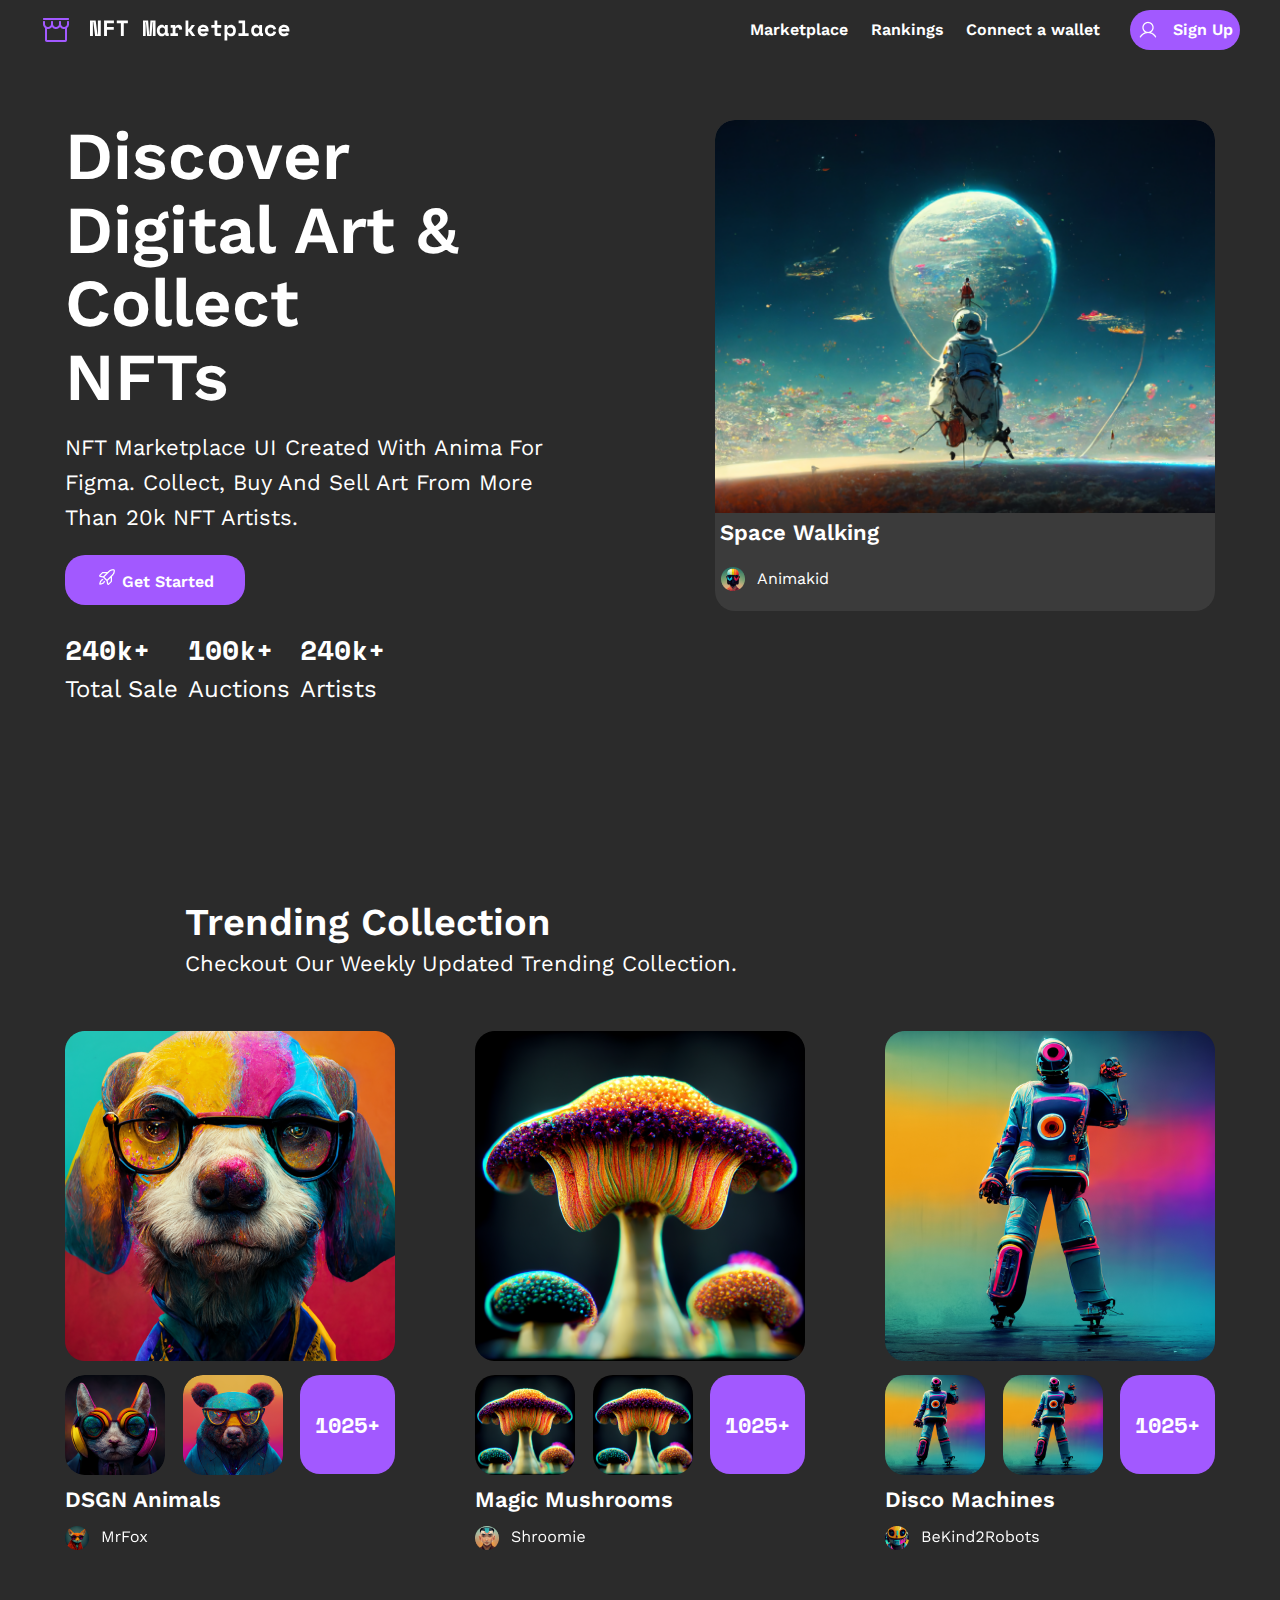
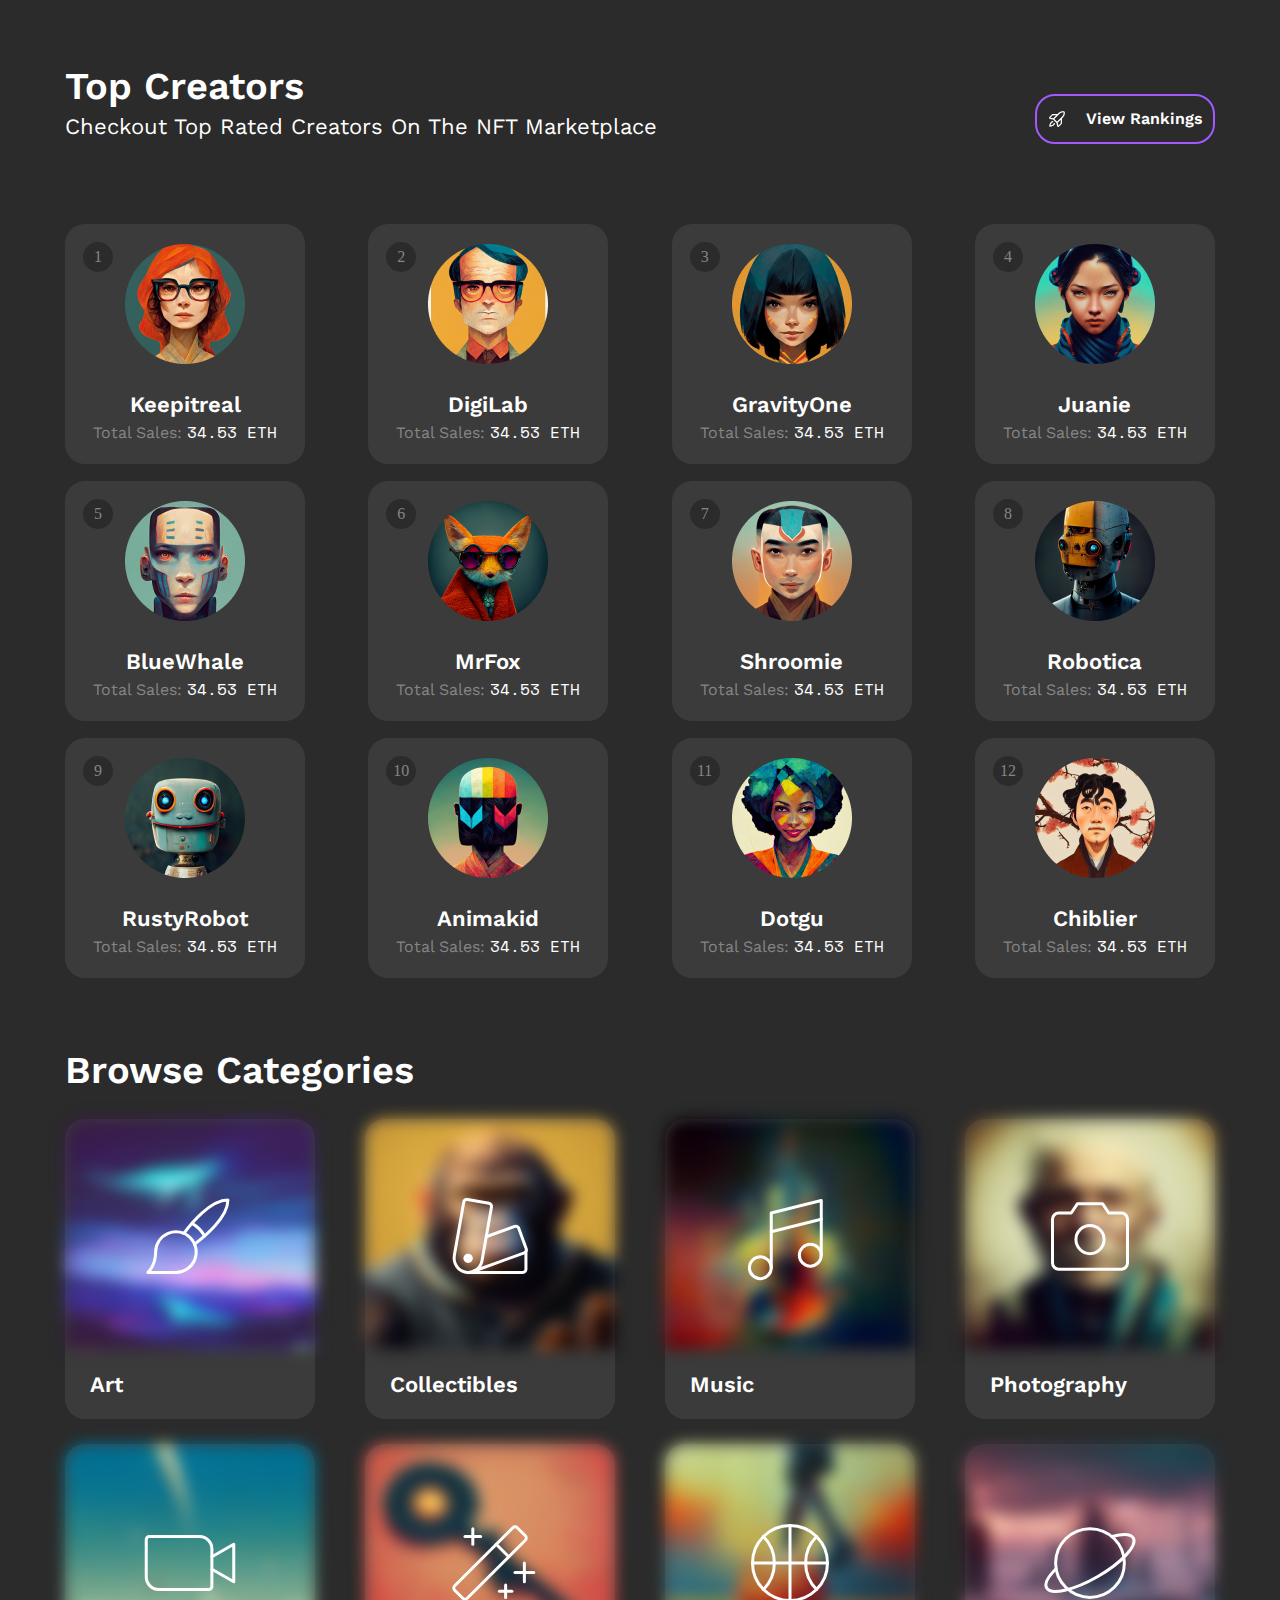
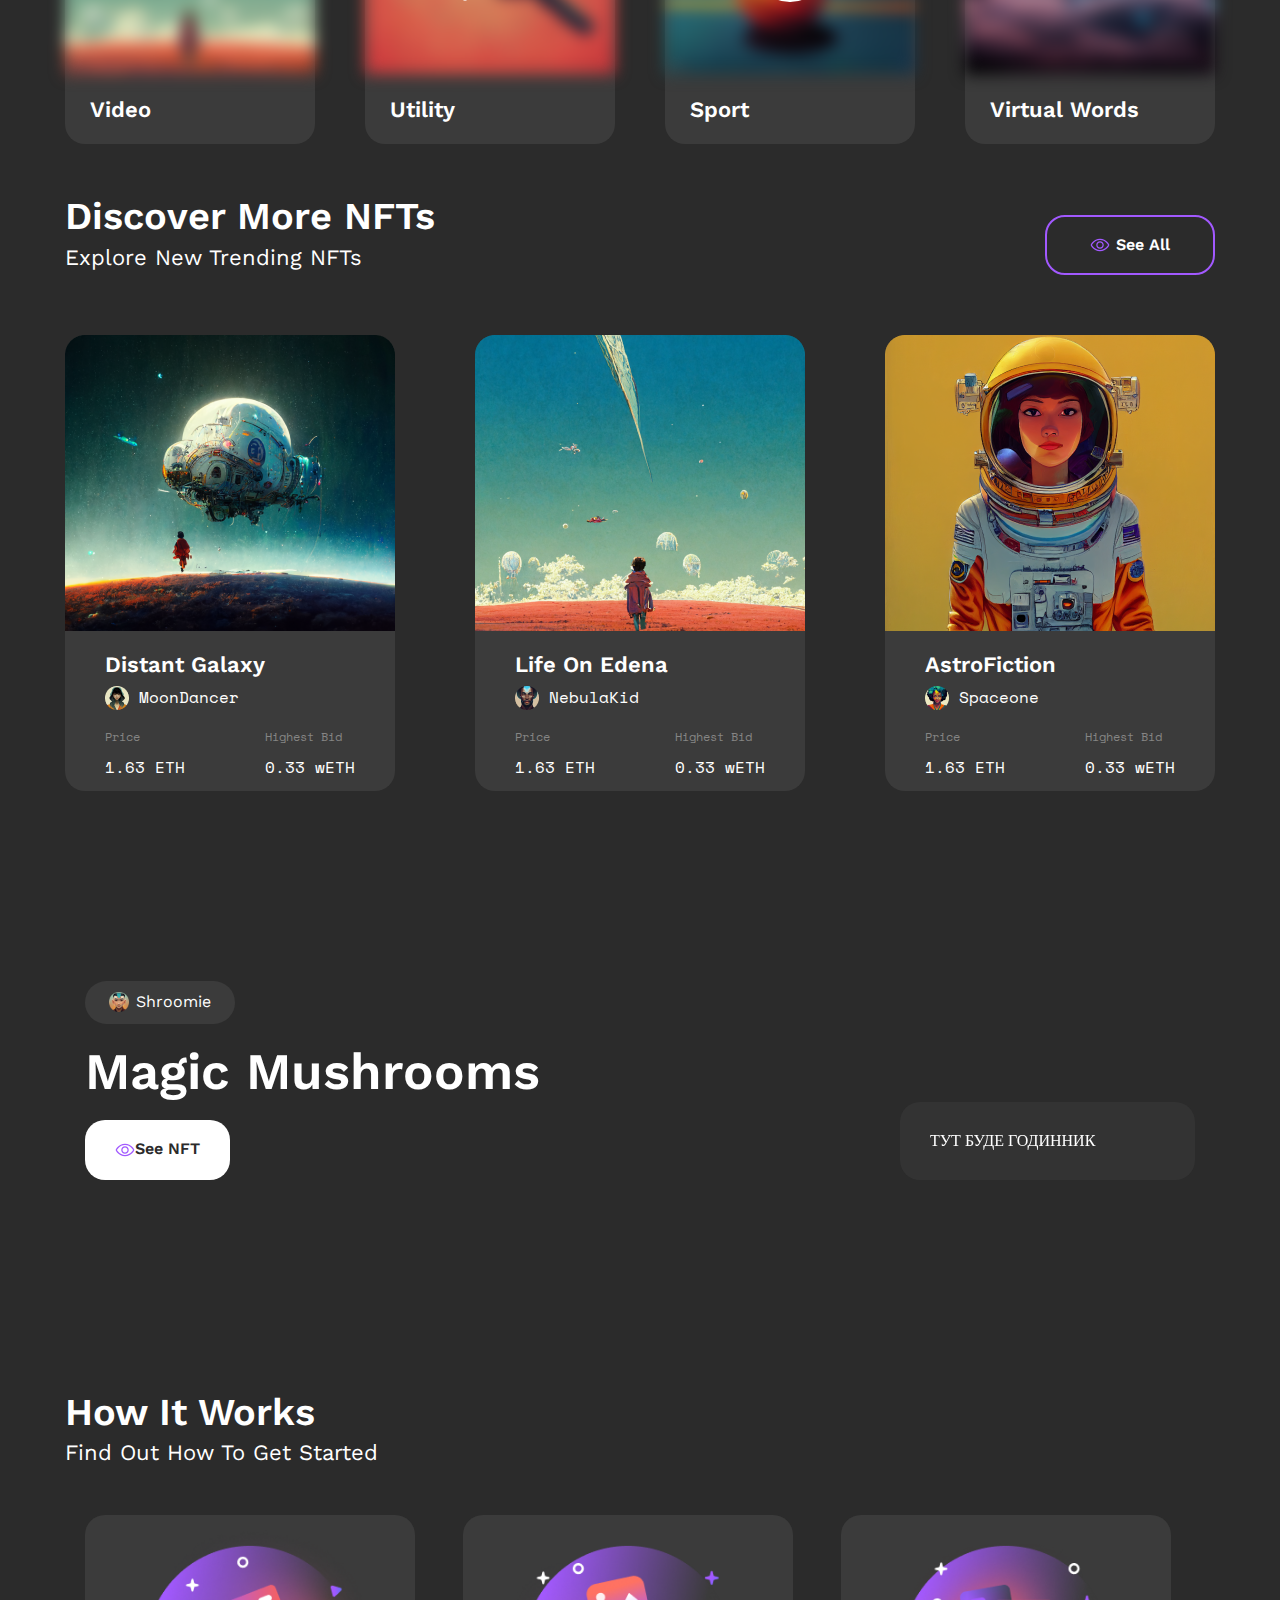
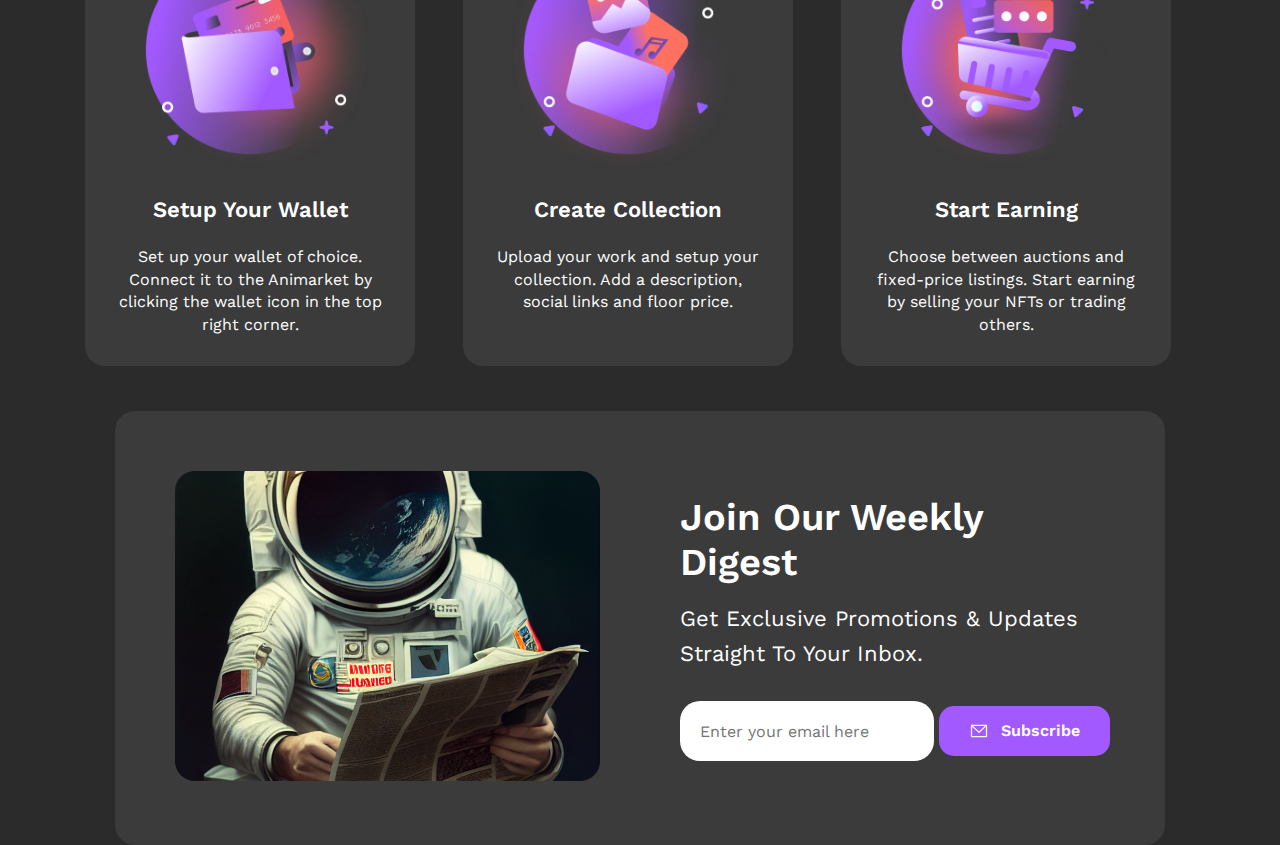
<file: index.html>
<!DOCTYPE html>
<html lang="en">
<head>
    <meta charset="UTF-8">
    <meta name="viewport" content="width=device-width, initial-scale=1.0">
    <link rel="preconnect" href="https://fonts.googleapis.com">
    <link rel="preconnect" href="https://fonts.gstatic.com" crossorigin>
    <link href="https://fonts.googleapis.com/css2?family=Space+Mono&family=Work+Sans:wght@300&display=swap" rel="stylesheet">
    <title>NFT FIGMA</title>
    <link rel="stylesheet" href="./style.scss">
    <link rel="stylesheet" href="./style.css">
</head>

<body>
    
    <header class="header">
        <div class="header__body">
            <div class="header__body-left">
                <img src="./images/Storefront.png" alt="" class="header__body-left-icon">
                <svg xmlns="http://www.w3.org/2000/svg" width="200" height="21" viewBox="0 0 200 21" fill="none" class="header__body-left-logo">
                    <path d="M7.48 14.5476H7.876V0.599609H10.78V15.9996H5.104L3.3 2.05161H2.904V15.9996H0V0.599609H5.676L7.48 14.5476Z" fill="white"/>
                    <path d="M14.0647 0.599609H23.9207V3.37161H16.9687V6.89161H23.7887V9.66361H16.9687V15.9996H14.0647V0.599609Z" fill="white"/>
                    <path d="M26.7874 0.599609H37.8754V3.37161H33.7834V15.9996H30.8794V3.37161H26.7874V0.599609Z" fill="white"/>
                    <path d="M53.0248 0.599609H58.1288L59.0088 12.1716V14.4156H59.5368V12.1716L60.4168 0.599609H65.5208V15.9996H62.8808V5.70361L63.1448 2.18361H62.6168L61.4728 15.9996H57.1168L55.9288 2.18361H55.4008L55.6648 5.70361V15.9996H53.0248V0.599609Z" fill="white"/>
                    <path d="M74.7895 14.4156C74.4962 15.1049 74.0855 15.5963 73.5575 15.8896C73.0295 16.1683 72.4135 16.3076 71.7095 16.3076C71.0495 16.3076 70.4262 16.1829 69.8395 15.9336C69.2675 15.6843 68.7615 15.3176 68.3215 14.8336C67.8815 14.3496 67.5295 13.7629 67.2655 13.0736C67.0162 12.3843 66.8915 11.5996 66.8915 10.7196V10.3676C66.8915 9.50228 67.0162 8.72494 67.2655 8.03561C67.5148 7.34628 67.8522 6.75961 68.2775 6.27561C68.7028 5.79161 69.1942 5.42494 69.7515 5.17561C70.3235 4.91161 70.9322 4.77961 71.5775 4.77961C72.3549 4.77961 72.9782 4.91161 73.4475 5.17561C73.9315 5.43961 74.3129 5.85028 74.5915 6.40761H74.9875V5.08761H77.7595V12.6996C77.7595 13.1396 77.9575 13.3596 78.3535 13.3596H78.7715V15.9996H76.8795C76.3809 15.9996 75.9702 15.8529 75.6475 15.5596C75.3395 15.2663 75.1855 14.8849 75.1855 14.4156H74.7895ZM72.3255 13.6676C73.1322 13.6676 73.7775 13.4036 74.2615 12.8756C74.7455 12.3329 74.9875 11.5996 74.9875 10.6756V10.4116C74.9875 9.48761 74.7455 8.76161 74.2615 8.23361C73.7775 7.69094 73.1322 7.41961 72.3255 7.41961C71.5189 7.41961 70.8735 7.69094 70.3895 8.23361C69.9055 8.76161 69.6635 9.48761 69.6635 10.4116V10.6756C69.6635 11.5996 69.9055 12.3329 70.3895 12.8756C70.8735 13.4036 71.5189 13.6676 72.3255 13.6676Z" fill="white"/>
                    <path d="M80.6702 5.08761H85.2902V6.67161H85.6862C85.8915 6.07028 86.2362 5.60828 86.7202 5.28561C87.2189 4.94828 87.8129 4.77961 88.5022 4.77961C89.5876 4.77961 90.4602 5.12428 91.1202 5.81361C91.7802 6.48828 92.1102 7.52228 92.1102 8.91561V9.39961L89.2502 9.66361V9.35561C89.2502 8.75428 89.0962 8.27761 88.7882 7.92561C88.4802 7.55894 88.0182 7.37561 87.4022 7.37561C86.7862 7.37561 86.3022 7.58828 85.9502 8.01361C85.5982 8.43894 85.4222 9.04761 85.4222 9.83961V13.3596H87.9302V15.9996H80.4062V13.3596H82.6502V7.72761H80.6702V5.08761Z" fill="white"/>
                    <path d="M98.3209 9.09161H98.8489L101.753 5.08761H104.789V5.21961L101.269 10.2136V10.6096L105.141 15.8676V15.9996H101.973L98.8489 11.7316H98.3209V15.9996H95.5489V0.599609H98.3209V9.09161Z" fill="white"/>
                    <path d="M110.582 11.4456C110.596 11.7683 110.67 12.0689 110.802 12.3476C110.948 12.6116 111.139 12.8463 111.374 13.0516C111.623 13.2423 111.902 13.3963 112.21 13.5136C112.532 13.6163 112.87 13.6676 113.222 13.6676C113.911 13.6676 114.439 13.5503 114.806 13.3156C115.172 13.0663 115.436 12.7729 115.598 12.4356L117.974 13.7556C117.842 14.0343 117.658 14.3276 117.424 14.6356C117.189 14.9289 116.881 15.2003 116.5 15.4496C116.133 15.6989 115.678 15.9043 115.136 16.0656C114.608 16.2269 113.984 16.3076 113.266 16.3076C112.444 16.3076 111.696 16.1756 111.022 15.9116C110.347 15.6476 109.76 15.2663 109.262 14.7676C108.778 14.2689 108.396 13.6603 108.118 12.9416C107.854 12.2229 107.722 11.4089 107.722 10.4996V10.3676C107.722 9.53161 107.861 8.76894 108.14 8.07961C108.433 7.39028 108.829 6.80361 109.328 6.31961C109.826 5.83561 110.406 5.46161 111.066 5.19761C111.74 4.91894 112.459 4.77961 113.222 4.77961C114.16 4.77961 114.967 4.94828 115.642 5.28561C116.316 5.60828 116.874 6.02628 117.314 6.53961C117.754 7.03828 118.076 7.59561 118.282 8.21161C118.487 8.81294 118.59 9.39961 118.59 9.97161V11.4456H110.582ZM113.2 7.28761C112.496 7.28761 111.924 7.47094 111.484 7.83761C111.044 8.18961 110.758 8.60028 110.626 9.06961H115.774C115.686 8.55628 115.407 8.13094 114.938 7.79361C114.483 7.45628 113.904 7.28761 113.2 7.28761Z" fill="white"/>
                    <path d="M121.302 5.08761H124.536V0.599609H127.308V5.08761H131.246V7.72761H127.308V12.6996C127.308 13.1396 127.506 13.3596 127.902 13.3596H130.85V15.9996H126.23C125.732 15.9996 125.321 15.8383 124.998 15.5156C124.69 15.1929 124.536 14.7823 124.536 14.2836V7.72761H121.302V5.08761Z" fill="white"/>
                    <path d="M137.281 20.3996H134.509V5.08761H137.281V6.67161H137.677C137.97 6.07028 138.396 5.60828 138.953 5.28561C139.51 4.94828 140.222 4.77961 141.087 4.77961C141.732 4.77961 142.341 4.90428 142.913 5.15361C143.5 5.40294 144.006 5.76961 144.431 6.25361C144.871 6.72294 145.216 7.30228 145.465 7.99161C145.729 8.68094 145.861 9.46561 145.861 10.3456V10.7416C145.861 11.6363 145.736 12.4283 145.487 13.1176C145.238 13.8069 144.9 14.3936 144.475 14.8776C144.05 15.3469 143.544 15.7063 142.957 15.9556C142.385 16.1903 141.762 16.3076 141.087 16.3076C140.588 16.3076 140.156 16.2563 139.789 16.1536C139.422 16.0509 139.1 15.9116 138.821 15.7356C138.557 15.5596 138.33 15.3616 138.139 15.1416C137.963 14.9069 137.809 14.6649 137.677 14.4156H137.281V20.3996ZM140.185 13.6676C141.05 13.6676 141.747 13.4036 142.275 12.8756C142.818 12.3329 143.089 11.5996 143.089 10.6756V10.4116C143.089 9.48761 142.818 8.76161 142.275 8.23361C141.747 7.69094 141.05 7.41961 140.185 7.41961C139.32 7.41961 138.616 7.69828 138.073 8.25561C137.545 8.79828 137.281 9.51694 137.281 10.4116V10.6756C137.281 11.5703 137.545 12.2963 138.073 12.8536C138.616 13.3963 139.32 13.6676 140.185 13.6676Z" fill="white"/>
                    <path d="M148.486 13.3596H152.314V3.23961H148.618V0.599609H155.086V13.3596H158.65V15.9996H148.486V13.3596Z" fill="white"/>
                    <path d="M169.084 14.4156C168.791 15.1049 168.38 15.5963 167.852 15.8896C167.324 16.1683 166.708 16.3076 166.004 16.3076C165.344 16.3076 164.721 16.1829 164.134 15.9336C163.562 15.6843 163.056 15.3176 162.616 14.8336C162.176 14.3496 161.824 13.7629 161.56 13.0736C161.311 12.3843 161.186 11.5996 161.186 10.7196V10.3676C161.186 9.50228 161.311 8.72494 161.56 8.03561C161.81 7.34628 162.147 6.75961 162.572 6.27561C162.998 5.79161 163.489 5.42494 164.046 5.17561C164.618 4.91161 165.227 4.77961 165.872 4.77961C166.65 4.77961 167.273 4.91161 167.742 5.17561C168.226 5.43961 168.608 5.85028 168.886 6.40761H169.282V5.08761H172.054V12.6996C172.054 13.1396 172.252 13.3596 172.648 13.3596H173.066V15.9996H171.174C170.676 15.9996 170.265 15.8529 169.942 15.5596C169.634 15.2663 169.48 14.8849 169.48 14.4156H169.084ZM166.62 13.6676C167.427 13.6676 168.072 13.4036 168.556 12.8756C169.04 12.3329 169.282 11.5996 169.282 10.6756V10.4116C169.282 9.48761 169.04 8.76161 168.556 8.23361C168.072 7.69094 167.427 7.41961 166.62 7.41961C165.814 7.41961 165.168 7.69094 164.684 8.23361C164.2 8.76161 163.958 9.48761 163.958 10.4116V10.6756C163.958 11.5996 164.2 12.3329 164.684 12.8756C165.168 13.4036 165.814 13.6676 166.62 13.6676Z" fill="white"/>
                    <path d="M186.141 11.9956C185.892 13.2863 185.298 14.3276 184.359 15.1196C183.435 15.9116 182.196 16.3076 180.641 16.3076C179.834 16.3076 179.079 16.1829 178.375 15.9336C177.686 15.6843 177.084 15.3249 176.571 14.8556C176.058 14.3863 175.654 13.8069 175.361 13.1176C175.068 12.4283 174.921 11.6436 174.921 10.7636V10.4996C174.921 9.61961 175.068 8.82761 175.361 8.12361C175.654 7.41961 176.058 6.81828 176.571 6.31961C177.099 5.82094 177.708 5.43961 178.397 5.17561C179.101 4.91161 179.849 4.77961 180.641 4.77961C182.166 4.77961 183.398 5.17561 184.337 5.96761C185.29 6.75961 185.892 7.80094 186.141 9.09161L183.413 9.79561C183.325 9.15028 183.046 8.59295 182.577 8.12361C182.108 7.65428 181.448 7.41961 180.597 7.41961C180.201 7.41961 179.827 7.49294 179.475 7.63961C179.123 7.78628 178.815 7.99894 178.551 8.27761C178.287 8.54161 178.074 8.87161 177.913 9.26761C177.766 9.64894 177.693 10.0816 177.693 10.5656V10.6976C177.693 11.1816 177.766 11.6143 177.913 11.9956C178.074 12.3623 178.287 12.6703 178.551 12.9196C178.815 13.1689 179.123 13.3596 179.475 13.4916C179.827 13.6089 180.201 13.6676 180.597 13.6676C181.448 13.6676 182.093 13.4549 182.533 13.0296C182.988 12.6043 183.281 12.0323 183.413 11.3136L186.141 11.9956Z" fill="white"/>
                    <path d="M191.406 11.4456C191.421 11.7683 191.494 12.0689 191.626 12.3476C191.773 12.6116 191.963 12.8463 192.198 13.0516C192.447 13.2423 192.726 13.3963 193.034 13.5136C193.357 13.6163 193.694 13.6676 194.046 13.6676C194.735 13.6676 195.263 13.5503 195.63 13.3156C195.997 13.0663 196.261 12.7729 196.422 12.4356L198.798 13.7556C198.666 14.0343 198.483 14.3276 198.248 14.6356C198.013 14.9289 197.705 15.2003 197.324 15.4496C196.957 15.6989 196.503 15.9043 195.96 16.0656C195.432 16.2269 194.809 16.3076 194.09 16.3076C193.269 16.3076 192.521 16.1756 191.846 15.9116C191.171 15.6476 190.585 15.2663 190.086 14.7676C189.602 14.2689 189.221 13.6603 188.942 12.9416C188.678 12.2229 188.546 11.4089 188.546 10.4996V10.3676C188.546 9.53161 188.685 8.76894 188.964 8.07961C189.257 7.39028 189.653 6.80361 190.152 6.31961C190.651 5.83561 191.23 5.46161 191.89 5.19761C192.565 4.91894 193.283 4.77961 194.046 4.77961C194.985 4.77961 195.791 4.94828 196.466 5.28561C197.141 5.60828 197.698 6.02628 198.138 6.53961C198.578 7.03828 198.901 7.59561 199.106 8.21161C199.311 8.81294 199.414 9.39961 199.414 9.97161V11.4456H191.406ZM194.024 7.28761C193.32 7.28761 192.748 7.47094 192.308 7.83761C191.868 8.18961 191.582 8.60028 191.45 9.06961H196.598C196.51 8.55628 196.231 8.13094 195.762 7.79361C195.307 7.45628 194.728 7.28761 194.024 7.28761Z" fill="white"/>
                </svg>
            </div>



            <input type="checkbox" id="menu" class="header__input">
            <label class="header__label" for="menu">
                <div class="header__mobile">
                    <span class="header__mobile-line"></span>
                </div>
            </label>

            <div class="header__body-right">
                <nav class="header__body-right-navigate">
                    <a href="" class="header__body-right-navigate-link">Marketplace</a>
                    <a href="" class="header__body-right-navigate-link">Rankings</a>
                    <a href="" class="header__body-right-navigate-link">Connect a wallet</a>
                </nav>
                <button class="header__body-right-btn">
                    <img src="./images/User.png" alt="" class="header__body-right-btn-img">
                    Sign Up
                </button>
            </div>
        </div>

                <!--  -->
                <div class="header__info-block">
                    <div class="header__info-block-left">
                        <h1 class="header__info-block-left-title">Discover digital art & Collect NFTs</h1>
                        <p class="header__info-block-left-descr">NFT marketplace UI created with Anima for Figma. Collect, buy and sell art from more than 20k NFT artists.</p>
                        

                        <!-- МОДАЛОЧКА ШО НА ТЕЛЕФОНІ НЕ РОБИТЬ------------------------------------- -->
                        <input type="checkbox" id="target" class="fullskrin__button-input">
                        <label for="target" class="fullskrin__button-label">
                            <button class="fullskrin__button-label-btn">
                                <img src="./images/RocketLaunch.png" alt="" class="header__info-block-left-btn-icon">
                                Get Started
                            </button>
                        </label>

                        <div class="fullskrin__start">
                            <h2 class="fullskrin__start__logo">NFT Marketplace</h2>
                            <h2 class="fullskrin__start__title">For Gettin Started you have to Sign Up</h2>
                            <input type="text" class="fullskrin__start__input" placeholder="Username or E-mail">
                            <input type="text" class="fullskrin__start__input" placeholder="Password">
                            <div class="fullskrin__start__btn">
                                Sign Up
                            </div>
                            <p class="fullskrin__start__undertxt">
                                Already have an account? <a href="" class="fullskrin__start__login">Log In</a>
                            </p>
                        </div>
                        
                        
                        <div class="header__info-block-left-ratings">
        
                            <div class="header__info-block-left-rating-item">
                                <h2 class="header__info-block-left-rating-item-number">240k+</h2>
                                <p class="header__info-block-left-rating-item-name">Total Sale</p>
                            </div>
        
                            <div class="header__info-block-left-rating-item">
                                <h2 class="header__info-block-left-rating-item-number">100k+</h2>
                                <p class="header__info-block-left-rating-item-name">Auctions</p>
                            </div>
        
                            <div class="header__info-block-left-rating-item">
                                <h2 class="header__info-block-left-rating-item-number">240k+</h2>
                                <p class="header__info-block-left-rating-item-name">Artists</p>
                            </div>
                        </div>
                    </div>
                    <div class="header__info-block-right">
                        <img src="./images/Image Placeholder.png" alt="" class="header__info-block-right-image">
                        <p class="header__info-block-right-name">Space Walking</p><br>
                        <div class="header__info-block-right-creator">
                            <img src="./images/Avatar Placeholder.png" alt="" class="header__info-block-right-avatar">
                            <p class="header__info-block-right-avatar-name">Animakid</p>
                        </div>
                    </div>
                </div>
        
                <!-- header info block mobile -->
                <div class="header__mob-info-block">
                    <div class="header__mob-info-block-left">
                        <h1 class="header__info-block-left-title">Discover digital art & Collect NFTs</h1>
                        <p class="header__info-block-left-descr">NFT marketplace UI created with Anima for Figma. Collect, buy and sell art from more than 20k NFT artists.</p>
                    </div>
                    <div class="header__mob-info-block-right">
                        <img src="./images/Image Placeholder.png" alt="" class="header__info-block-right-image">
                        <p class="header__info-block-right-name">Space Walking</p><br>
                        <div class="header__info-block-right-creator">
                            <img src="./images/Avatar Placeholder.png" alt="" class="header__info-block-right-avatar">
                            <p class="header__info-block-right-avatar-name">Animakid</p>
                        </div>
                    </div>

                    <input type="checkbox" id="target-mob" class="fullskrin__button-input">
                    <label for="target-mob" class="fullskrin__button-label">
                        <button class="fullskrin__button-label-btn">
                            <img src="./images/RocketLaunch.png" alt="" class="header__info-block-left-btn-icon">
                            Get Started
                        </button>
                    </label>

                    <div class="fullskrin__start">
                        <h2 class="fullskrin__start__logo">NFT Marketplace</h2>
                        <h2 class="fullskrin__start__title">For Gettin Started you have to Sign Up</h2>
                        <input type="text" class="fullskrin__start__input" placeholder="Username or E-mail">
                        <input type="text" class="fullskrin__start__input" placeholder="Password">
                        <div class="fullskrin__start__btn">
                            Sign Up
                        </div>
                        <p class="fullskrin__start__undertxt">
                            Already have an account? <a href="" class="fullskrin__start__login">Log In</a>
                        </p>
                    </div>


                    <div class="header__info-block-left-ratings">
        
                        <div class="header__info-block-left-rating-item">
                            <h2 class="header__info-block-left-rating-item-number">240k+</h2>
                            <p class="header__info-block-left-rating-item-name">Total Sale</p>
                        </div>
        
                        <div class="header__info-block-left-rating-item">
                            <h2 class="header__info-block-left-rating-item-number">100k+</h2>
                            <p class="header__info-block-left-rating-item-name">Auctions</p>
                        </div>
        
                        <div class="header__info-block-left-rating-item">
                            <h2 class="header__info-block-left-rating-item-number">240k+</h2>
                            <p class="header__info-block-left-rating-item-name">Artists</p>
                        </div>
                    </div>
                </div>        
    </header>


    <div class="section-2">
        <div class="section-2__txt">
            <h2 class="section-2__txt-title">Trending Collection</h2>
            <p class="section-2__txt-descr">Checkout our weekly updated trending collection.</p>
        </div>
        <div class="section-2__images">

            <div class="section-2__images-block">
                <img src="./images/Primary Photo Placeholder.png" alt="" class="section-2__images-block-main-img">
                <div class="section-2__images-block-small">
                    <img src="./images/Secondary Photo Placeholder.png" alt="" class="section-2__images-block-small-img">
                    <img src="./images/Secondary Photo Placeholder (1).png" alt="" class="section-2__images-block-small-img">
                    <a href="./tier.html" target="_blank">
                        <div class="section-2__images-block-small-more">
                            1025+
                        </div>
                    </a>
                </div>
                    <p class="section-2__images-block-name">DSGN Animals</p>
                    <img src="./images/Artist Card.png" alt="" class="section-2__images-block-avatar">
            </div>

<!-- BUTTON--------- -->
            <div class="button-767px">
                <input type="checkbox" id="MorePhotos" class="button-767px__input">
                <label for="MorePhotos" class="button-767px__label">
                    <div class="footer-button">
                        Show More
                    </div>
                </label>

                <div class="cards-767px">
                    <div class="section-2__images-block">
                        <img src="./images/Primary Photo Placeholder (1).png" alt="" class="section-2__images-block-main-img">
                        <div class="section-2__images-block-small">
                            <img src="./images/Primary Photo Placeholder (1).png" alt="" class="section-2__images-block-small-img">
                            <img src="./images/Primary Photo Placeholder (1).png" alt="" class="section-2__images-block-small-img">
                            <div class="section-2__images-block-small-more">
                                1025+
                            </div>
                        </div>
                        <p class="section-2__images-block-name">Magic Mushrooms</p>
                        <img src="./images/Artist Card (1).png" alt="" class="section-2__images-block-avatar">
                    </div>
                </div>
                <!-- BUTTON END -->
            </div>




            <div class="section-2__images-block">
                <img src="./images/Primary Photo Placeholder (1).png" alt="" class="section-2__images-block-main-img">
                <div class="section-2__images-block-small">
                    <img src="./images/Primary Photo Placeholder (1).png" alt="" class="section-2__images-block-small-img">
                    <img src="./images/Primary Photo Placeholder (1).png" alt="" class="section-2__images-block-small-img">
                    <div class="section-2__images-block-small-more">
                        1025+
                    </div>
                </div>
                <p class="section-2__images-block-name">Magic Mushrooms</p>
                <img src="./images/Artist Card (1).png" alt="" class="section-2__images-block-avatar">
            </div>

            <div class="section-2__images-block-3">
                <img src="./images/Primary Photo Placeholder (2).png" alt="" class="section-2__images-block-main-img">
                <div class="section-2__images-block-small">
                    <img src="./images/Primary Photo Placeholder (2).png" alt="" class="section-2__images-block-small-img">
                    <img src="./images/Primary Photo Placeholder (2).png" alt="" class="section-2__images-block-small-img">
                    <div class="section-2__images-block-small-more">
                        1025+
                    </div>
                </div>
                <p class="section-2__images-block-name">Disco Machines</p>
                <img src="./images/Artist Card (2).png" alt="" class="section-2__images-block-avatar">
            </div>
        </div>
    </div>


    <div class="section-3">
        <div class="section-3__top">
            <div class="section-3__top-txt">
                <h2 class="section-3__top-txt-title">Top creators</h2>
                <p class="section-3__top-txt-descr">Checkout Top Rated Creators on the NFT Marketplace</p>
            </div>
            <div class="section-3__top-btn">
                <img src="./images/RocketLaunch.png" alt="" class="section-3__rocket-img">
                View Rankings
            </div>
        </div>

        <div class="section-3__blocks">
            <div class="section-3__line">
                <div class="section-3__block-creator">
                    <img src="./images/Avatar.png" alt="" class="section-3__creator-img">
                    <div class="section-3__creator-number">1</div>
                    <div class="section-3__creator-info">
                        <h5 class="section-3__creator-title">Keepitreal</h5>
                        <p class="section-3__creator-text">Total Sales: <span class="section-3__text-span">34.53 ETH</span></p>
                    </div>
                </div>
    
                <div class="section-3__block-creator">
                    <img src="./images/Avatar (1).png" alt="" class="section-3__creator-img">
                    <div class="section-3__creator-number">2</div>
                    <div class="section-3__creator-info">
                        <h5 class="section-3__creator-title">DigiLab</h5>
                        <p class="section-3__creator-text">Total Sales: <span class="section-3__text-span">34.53 ETH</span></p>
                    </div>
                </div>
    
                <div class="section-3__block-creator">
                    <img src="./images/Avatar (2).png" alt="" class="section-3__creator-img">
                    <div class="section-3__creator-number">3</div>
                    <div class="section-3__creator-info">
                        <h5 class="section-3__creator-title">GravityOne</h5>
                        <p class="section-3__creator-text">Total Sales: <span class="section-3__text-span">34.53 ETH</span></p>
                    </div>
                </div>
    
                <div class="section-3__block-creator">
                    <img src="./images/Avatar (3).png" alt="" class="section-3__creator-img">
                    <div class="section-3__creator-number">4</div>
                    <div class="section-3__creator-info">
                        <h5 class="section-3__creator-title">Juanie</h5>
                        <p class="section-3__creator-text">Total Sales: <span class="section-3__text-span">34.53 ETH</span></p>
                    </div>
                </div>
            </div>

            <div class="section-3__line">
                <div class="section-3__block-creator">
                    <img src="./images/Avatar (4).png" alt="" class="section-3__creator-img">
                    <div class="section-3__creator-number">5</div>
                    <div class="section-3__creator-info">
                        <h5 class="section-3__creator-title">BlueWhale</h5>
                        <p class="section-3__creator-text">Total Sales: <span class="section-3__text-span">34.53 ETH</span></p>
                    </div>
                </div>
    
                <div class="section-3__block-creator">
                    <img src="./images/Avatar (5).png" alt="" class="section-3__creator-img">
                    <div class="section-3__creator-number">6</div>
                    <div class="section-3__creator-info">
                        <h5 class="section-3__creator-title">MrFox</h5>
                        <p class="section-3__creator-text">Total Sales: <span class="section-3__text-span">34.53 ETH</span></p>
                    </div>
                </div>
    
                <div class="section-3__block-creator">
                    <img src="./images/Avatar (6).png" alt="" class="section-3__creator-img">
                    <div class="section-3__creator-number">7</div>
                    <div class="section-3__creator-info">
                        <h5 class="section-3__creator-title">Shroomie</h5>
                        <p class="section-3__creator-text">Total Sales: <span class="section-3__text-span">34.53 ETH</span></p>
                    </div>
                </div>
    
                <div class="section-3__block-creator">
                    <img src="./images/Avatar (7).png" alt="" class="section-3__creator-img">
                    <div class="section-3__creator-number">8</div>
                    <div class="section-3__creator-info">
                        <h5 class="section-3__creator-title">Robotica</h5>
                        <p class="section-3__creator-text">Total Sales: <span class="section-3__text-span">34.53 ETH</span></p>
                    </div>
                </div>
            </div>

            <div class="section-3__line">
                <div class="section-3__block-creator">
                    <img src="./images/Avatar (8).png" alt="" class="section-3__creator-img">
                    <div class="section-3__creator-number">9</div>
                    <div class="section-3__creator-info">
                        <h5 class="section-3__creator-title">RustyRobot</h5>
                        <p class="section-3__creator-text">Total Sales: <span class="section-3__text-span">34.53 ETH</span></p>
                    </div>
                </div>
    
                <div class="section-3__block-creator">
                    <img src="./images/Avatar (9).png" alt="" class="section-3__creator-img">
                    <div class="section-3__creator-number">10</div>
                    <div class="section-3__creator-info">
                        <h5 class="section-3__creator-title">Animakid</h5>
                        <p class="section-3__creator-text">Total Sales: <span class="section-3__text-span">34.53 ETH</span></p>
                    </div>
                </div>
    
                <div class="section-3__block-creator">
                    <img src="./images/Avatar (10).png" alt="" class="section-3__creator-img">
                    <div class="section-3__creator-number">11</div>
                    <div class="section-3__creator-info">
                        <h5 class="section-3__creator-title">Dotgu</h5>
                        <p class="section-3__creator-text">Total Sales: <span class="section-3__text-span">34.53 ETH</span></p>
                    </div>
                </div>
    
                <div class="section-3__block-creator">
                    <img src="./images/Avatar (11).png" alt="" class="section-3__creator-img">
                    <div class="section-3__creator-number">12</div>
                    <div class="section-3__creator-info">
                        <h5 class="section-3__creator-title">Chiblier</h5>
                        <p class="section-3__creator-text">Total Sales: <span class="section-3__text-span">34.53 ETH</span></p>
                    </div>
                </div>
            </div>


        </div>

        <!-- SECTION 3 ADAPTIVE TABLET -->

        <div class="mob-section-3__blocks">
            <div class="section-3__line">
                <div class="section-3__block-creator">
                    <img src="./images/Avatar.png" alt="" class="section-3__creator-img">
                    <div class="section-3__creator-number">1</div>
                    <div class="section-3__creator-info">
                        <h5 class="section-3__creator-title">Keepitreal</h5>
                        <p class="section-3__creator-text">Total Sales: <span class="section-3__text-span">34.53 ETH</span></p>
                    </div>
                </div>
    
                <div class="section-3__block-creator">
                    <img src="./images/Avatar (1).png" alt="" class="section-3__creator-img">
                    <div class="section-3__creator-number">2</div>
                    <div class="section-3__creator-info">
                        <h5 class="section-3__creator-title">DigiLab</h5>
                        <p class="section-3__creator-text">Total Sales: <span class="section-3__text-span">34.53 ETH</span></p>
                    </div>
                </div>
    
                <div class="section-3__block-creator">
                    <img src="./images/Avatar (2).png" alt="" class="section-3__creator-img">
                    <div class="section-3__creator-number">3</div>
                    <div class="section-3__creator-info">
                        <h5 class="section-3__creator-title">GravityOne</h5>
                        <p class="section-3__creator-text">Total Sales: <span class="section-3__text-span">34.53 ETH</span></p>
                    </div>
                </div>
            </div>

            <div class="section-3__line">
                <div class="section-3__block-creator">
                    <img src="./images/Avatar (3).png" alt="" class="section-3__creator-img">
                    <div class="section-3__creator-number">4</div>
                    <div class="section-3__creator-info">
                        <h5 class="section-3__creator-title">Juanie</h5>
                        <p class="section-3__creator-text">Total Sales: <span class="section-3__text-span">34.53 ETH</span></p>
                    </div>
                </div>

                <div class="section-3__block-creator">
                    <img src="./images/Avatar (4).png" alt="" class="section-3__creator-img">
                    <div class="section-3__creator-number">5</div>
                    <div class="section-3__creator-info">
                        <h5 class="section-3__creator-title">BlueWhale</h5>
                        <p class="section-3__creator-text">Total Sales: <span class="section-3__text-span">34.53 ETH</span></p>
                    </div>
                </div>
    
                <div class="section-3__block-creator">
                    <img src="./images/Avatar (5).png" alt="" class="section-3__creator-img">
                    <div class="section-3__creator-number">6</div>
                    <div class="section-3__creator-info">
                        <h5 class="section-3__creator-title">MrFox</h5>
                        <p class="section-3__creator-text">Total Sales: <span class="section-3__text-span">34.53 ETH</span></p>
                    </div>
                </div>
            </div>
        </div>
    </div>
    

    <div class="section-4">
        <h2 class="section-4__title">Browse Categories</h2>
        <div class="section-4__box">

                    <div class="section-4__box-1-block">
                        <div class="section-4__box-1-block-images">
                            <img src="./images-4/first.png" alt="" class="section-4__block-background">
                            <img src="./images-4/PaintBrush.svg" alt="" class="section-4__box-1-block-icon">
                        </div>
                        <h4 class="section-4__box-1-block-name">Art</h4>
                    </div>
    
                    <div class="section-4__box-1-block">
                        <div class="section-4__box-1-block-images">
                            <img src="./images-4/second.png" alt="" class="section-4__block-background">
                            <img src="./images-4/Swatches.svg" alt="" class="section-4__box-1-block-icon">
                        </div>
                        <h4 class="section-4__box-1-block-name">Collectibles</h4>
                    </div>
    
                    <div class="section-4__box-1-block">
                        <div class="section-4__box-1-block-images">
                            <img src="./images-4/third.png" alt="" class="section-4__block-background">
                            <img src="./images-4/MusicNotes.svg" alt="" class="section-4__box-1-block-icon">
                        </div>
                        <h4 class="section-4__box-1-block-name">Music</h4>
                    </div>
    
                    <div class="section-4__box-1-block">
                        <div class="section-4__box-1-block-images">
                            <img src="./images-4/fourth.png" alt="" class="section-4__block-background">
                            <img src="./images-4/Camera.svg" alt="" class="section-4__box-1-block-icon">
                        </div>
                        <h4 class="section-4__box-1-block-name">Photography</h4>
                    </div>


                <div class="section-4__box-1-block">
                    <div class="section-4__box-1-block-images">
                        <img src="./images-4/fifth.png" alt="" class="section-4__block-background">
                        <img src="./images-4/VideoCamera.svg" alt="" class="section-4__box-1-block-icon">
                    </div>
                    <h4 class="section-4__box-1-block-name">Video</h4>
                </div>

                <div class="section-4__box-1-block">
                    <div class="section-4__box-1-block-images">
                        <img src="./images-4/sixth.png" alt="" class="section-4__block-background">
                        <img src="/images-4/MagicWand.svg" alt="" class="section-4__box-1-block-icon">
                    </div>
                    <h4 class="section-4__box-1-block-name">Utility</h4>
                </div>

                <div class="section-4__box-1-block">
                    <div class="section-4__box-1-block-images">
                        <img src="./images-4/seventh.png" alt="" class="section-4__block-background">
                        <img src="./images-4/Basketball.svg" alt="" class="section-4__box-1-block-icon">
                    </div>
                    <h4 class="section-4__box-1-block-name">Sport</h4>
                </div>

                <div class="section-4__box-1-block">
                    <div class="section-4__box-1-block-images">
                        <img src="./images-4/eighth.png" alt="" class="section-4__block-background">
                        <img src="./images-4/Planet.svg" alt="" class="section-4__box-1-block-icon">
                    </div>
                    <h4 class="section-4__box-1-block-name">Virtual Words</h4>
                </div>

        </div>
    </div>


    <div class="section-5">
        <div class="section-5__top">
            <div class="section-5__top-txt">
                <h2 class="section-5__top-txt-title">Discover More NFTs</h2>
                <p class="section-5__top-txt-descr">Explore new trending NFTs</p>
            </div>
            <div class="section-5__top-btn">
                <svg xmlns="http://www.w3.org/2000/svg" width="20" height="20" viewBox="0 0 20 20" fill="none" class="section-5__eye-image">
                    <path fill-rule="evenodd" clip-rule="evenodd" d="M2.83931 6.74556C4.3292 5.25567 6.66714 3.75 10 3.75C13.3329 3.75 15.6708 5.25567 17.1607 6.74556C17.9038 7.4887 18.4397 8.23076 18.7906 8.78809C18.9664 9.06724 19.0966 9.30146 19.184 9.4683C19.2277 9.55176 19.2608 9.61849 19.2835 9.66569C19.2949 9.6893 19.3037 9.70804 19.3099 9.72157L19.3174 9.7379L19.3197 9.74306L19.3206 9.74487L19.3209 9.74558C19.321 9.74588 19.3211 9.74616 18.75 10C19.3211 10.2538 19.321 10.2541 19.3209 10.2544L19.3206 10.2551L19.3197 10.2569L19.3174 10.2621L19.3099 10.2784C19.3037 10.292 19.2949 10.3107 19.2835 10.3343C19.2608 10.3815 19.2277 10.4482 19.184 10.5317C19.0966 10.6985 18.9664 10.9328 18.7906 11.2119C18.4397 11.7692 17.9038 12.5113 17.1607 13.2544C15.6708 14.7443 13.3329 16.25 10 16.25C6.66714 16.25 4.3292 14.7443 2.83931 13.2544C2.09617 12.5113 1.5603 11.7692 1.20939 11.2119C1.03362 10.9328 0.903373 10.6985 0.815984 10.5317C0.772267 10.4482 0.739205 10.3815 0.716476 10.3343C0.705109 10.3107 0.696319 10.292 0.690066 10.2784L0.682582 10.2621L0.680256 10.2569L0.679445 10.2551L0.679127 10.2544C0.678993 10.2541 0.678868 10.2538 1.25 10C0.678868 9.74616 0.678993 9.74588 0.679127 9.74558L0.679445 9.74487L0.680256 9.74306L0.682582 9.7379L0.690066 9.72157C0.696319 9.70804 0.705109 9.6893 0.716476 9.66569C0.739205 9.61849 0.772267 9.55176 0.815984 9.4683C0.903373 9.30146 1.03362 9.06724 1.20939 8.78809C1.5603 8.23076 2.09617 7.4887 2.83931 6.74556ZM1.25 10L0.678868 9.74616C0.607044 9.90777 0.607044 10.0922 0.678868 10.2538L1.25 10ZM1.94882 10C2.02235 10.1377 2.12794 10.3248 2.26718 10.5459C2.58033 11.0433 3.06008 11.7074 3.72319 12.3706C5.0458 13.6932 7.08286 15 10 15C12.9171 15 14.9542 13.6932 16.2768 12.3706C16.9399 11.7074 17.4197 11.0433 17.7328 10.5459C17.8721 10.3248 17.9777 10.1377 18.0512 10C17.9777 9.86227 17.8721 9.67524 17.7328 9.4541C17.4197 8.95674 16.9399 8.29255 16.2768 7.62944C14.9542 6.30683 12.9171 5 10 5C7.08286 5 5.0458 6.30683 3.72319 7.62944C3.06008 8.29255 2.58033 8.95674 2.26718 9.4541C2.12794 9.67524 2.02235 9.86227 1.94882 10ZM18.75 10L19.3211 10.2538C19.393 10.0922 19.393 9.90777 19.3211 9.74616L18.75 10Z" fill="#A259FF"/>
                    <path fill-rule="evenodd" clip-rule="evenodd" d="M10 7.5C8.61929 7.5 7.5 8.61929 7.5 10C7.5 11.3807 8.61929 12.5 10 12.5C11.3807 12.5 12.5 11.3807 12.5 10C12.5 8.61929 11.3807 7.5 10 7.5ZM6.25 10C6.25 7.92893 7.92893 6.25 10 6.25C12.0711 6.25 13.75 7.92893 13.75 10C13.75 12.0711 12.0711 13.75 10 13.75C7.92893 13.75 6.25 12.0711 6.25 10Z" fill="#A259FF"/>
                </svg>
                See All
            </div>
        </div>

        <div class="section-5__box">

            <div class="section-5__box-block">
                <img src="./section 5/Image Placeholder (1).png" alt="" class="section-5__box-block-img">
                <div class="section-5__box-block-info">

                        <h4 class="section-5__box-info-title">Distant Galaxy</h4> 
                        <div class="section-5__box-info-creator">
                            <img src="./section 5/Avatar (12).png" alt="" class="section-5__box-info-names-avatar">
                            <p class="section-5__box-info-creator-nick">MoonDancer</p>
                        </div>

                    <div class="section-5__box-info-datas">
                        <div class="section-5__box-info-datas-prise">
                            <p class="section-5__box-info-datas-prise-title">Price</p>
                            <p class="section-5__box-info-datas-prise-descr">1.63 ETH</p>
                        </div>
                        <div class="section-5__box-info-datas-bid">
                            <p class="section-5__box-info-datas-prise-title">Highest Bid</p>
                            <p class="section-5__box-info-datas-prise-descr">0.33 wETH</p>
                        </div>
                    </div>
                </div>
            </div>

            <div class="section-5__box-block">
                <img src="./section 5/Image Placeholder (2).png" alt="" class="section-5__box-block-img">
                <div class="section-5__box-block-info">

                        <h4 class="section-5__box-info-title">Life On Edena</h4> 
                        <div class="section-5__box-info-creator">
                            <img src="./section 5/Avatar (13).png" alt="" class="section-5__box-info-names-avatar">
                            <p class="section-5__box-info-creator-nick">NebulaKid</p>
                        </div>

                    <div class="section-5__box-info-datas">
                        <div class="section-5__box-info-datas-prise">
                            <p class="section-5__box-info-datas-prise-title">Price</p>
                            <p class="section-5__box-info-datas-prise-descr">1.63 ETH</p>
                        </div>
                        <div class="section-5__box-info-datas-bid">
                            <p class="section-5__box-info-datas-prise-title">Highest Bid</p>
                            <p class="section-5__box-info-datas-prise-descr">0.33 wETH</p>
                        </div>
                    </div>
                </div>
            </div>

            <div class="section-5__box-block">
                <img src="./section 5/Image Placeholder (3).png" alt="" class="section-5__box-block-img">
                <div class="section-5__box-block-info">

                        <h4 class="section-5__box-info-title">AstroFiction</h4> 
                        <div class="section-5__box-info-creator">
                            <img src="./section 5/Avatar (14).png" alt="" class="section-5__box-info-names-avatar">
                            <p class="section-5__box-info-creator-nick">Spaceone</p>
                        </div>

                    <div class="section-5__box-info-datas">
                        <div class="section-5__box-info-datas-prise">
                            <p class="section-5__box-info-datas-prise-title">Price</p>
                            <p class="section-5__box-info-datas-prise-descr">1.63 ETH</p>
                        </div>
                        <div class="section-5__box-info-datas-bid">
                            <p class="section-5__box-info-datas-prise-title">Highest Bid</p>
                            <p class="section-5__box-info-datas-prise-descr">0.33 wETH</p>
                        </div>
                    </div>
                </div>
            </div>

        </div>
    </div>


    <div class="section-6">

        <div class="section-6__info">
            <div class="section-6__left">
                <div class="section-6__avatar">
                    <img src="./images/Avatar (6).png" alt="" class="section-6__avatar-img">
                    <p class="section-6__avatar-name">Shroomie</p>
                </div>
                <h2 class="section-6__title">Magic Mushrooms</h2>
                <div class="section-6__btn">
                    <svg xmlns="http://www.w3.org/2000/svg" width="20" height="20" viewBox="0 0 20 20" fill="none">
                        <path fill-rule="evenodd" clip-rule="evenodd" d="M2.83931 6.74556C4.3292 5.25567 6.66714 3.75 10 3.75C13.3329 3.75 15.6708 5.25567 17.1607 6.74556C17.9038 7.4887 18.4397 8.23076 18.7906 8.78809C18.9664 9.06724 19.0966 9.30146 19.184 9.4683C19.2277 9.55176 19.2608 9.61849 19.2835 9.66569C19.2949 9.6893 19.3037 9.70804 19.3099 9.72157L19.3174 9.7379L19.3197 9.74306L19.3206 9.74487L19.3209 9.74558C19.321 9.74588 19.3211 9.74616 18.75 10C19.3211 10.2538 19.321 10.2541 19.3209 10.2544L19.3206 10.2551L19.3197 10.2569L19.3174 10.2621L19.3099 10.2784C19.3037 10.292 19.2949 10.3107 19.2835 10.3343C19.2608 10.3815 19.2277 10.4482 19.184 10.5317C19.0966 10.6985 18.9664 10.9328 18.7906 11.2119C18.4397 11.7692 17.9038 12.5113 17.1607 13.2544C15.6708 14.7443 13.3329 16.25 10 16.25C6.66714 16.25 4.3292 14.7443 2.83931 13.2544C2.09617 12.5113 1.5603 11.7692 1.20939 11.2119C1.03362 10.9328 0.903373 10.6985 0.815984 10.5317C0.772267 10.4482 0.739205 10.3815 0.716476 10.3343C0.705109 10.3107 0.696319 10.292 0.690066 10.2784L0.682582 10.2621L0.680256 10.2569L0.679445 10.2551L0.679127 10.2544C0.678993 10.2541 0.678868 10.2538 1.25 10C0.678868 9.74616 0.678993 9.74588 0.679127 9.74558L0.679445 9.74487L0.680256 9.74306L0.682582 9.7379L0.690066 9.72157C0.696319 9.70804 0.705109 9.6893 0.716476 9.66569C0.739205 9.61849 0.772267 9.55176 0.815984 9.4683C0.903373 9.30146 1.03362 9.06724 1.20939 8.78809C1.5603 8.23076 2.09617 7.4887 2.83931 6.74556ZM1.25 10L0.678868 9.74616C0.607044 9.90777 0.607044 10.0922 0.678868 10.2538L1.25 10ZM1.94882 10C2.02235 10.1377 2.12794 10.3248 2.26718 10.5459C2.58033 11.0433 3.06008 11.7074 3.72319 12.3706C5.0458 13.6932 7.08286 15 10 15C12.9171 15 14.9542 13.6932 16.2768 12.3706C16.9399 11.7074 17.4197 11.0433 17.7328 10.5459C17.8721 10.3248 17.9777 10.1377 18.0512 10C17.9777 9.86227 17.8721 9.67524 17.7328 9.4541C17.4197 8.95674 16.9399 8.29255 16.2768 7.62944C14.9542 6.30683 12.9171 5 10 5C7.08286 5 5.0458 6.30683 3.72319 7.62944C3.06008 8.29255 2.58033 8.95674 2.26718 9.4541C2.12794 9.67524 2.02235 9.86227 1.94882 10ZM18.75 10L19.3211 10.2538C19.393 10.0922 19.393 9.90777 19.3211 9.74616L18.75 10Z" fill="#A259FF"/>
                        <path fill-rule="evenodd" clip-rule="evenodd" d="M10 7.5C8.61929 7.5 7.5 8.61929 7.5 10C7.5 11.3807 8.61929 12.5 10 12.5C11.3807 12.5 12.5 11.3807 12.5 10C12.5 8.61929 11.3807 7.5 10 7.5ZM6.25 10C6.25 7.92893 7.92893 6.25 10 6.25C12.0711 6.25 13.75 7.92893 13.75 10C13.75 12.0711 12.0711 13.75 10 13.75C7.92893 13.75 6.25 12.0711 6.25 10Z" fill="#A259FF"/>
                    </svg>
                    See NFT
                </div>
            </div>

            <div class="section-6__right">ТУТ БУДЕ ГОДИННИК</div>
        </div>

    </div>

    <div class="section-6-mob">
        <div class="section-6-mob__info">
            <div class="section-6__left">
                <div class="section-6__avatar">
                    <img src="./images/Avatar (6).png" alt="" class="section-6__avatar-img">
                    <p class="section-6__avatar-name">Shroomie</p>
                </div>
                <h2 class="section-6-mob__title">Magic Mushrooms</h2>
                <div class="section-6__right">ТУТ БУДЕ ГОДИННИК</div>
                <div class="section-6-mob__btn">
                    <svg xmlns="http://www.w3.org/2000/svg" width="20" height="20" viewBox="0 0 20 20" fill="none">
                        <path fill-rule="evenodd" clip-rule="evenodd" d="M2.83931 6.74556C4.3292 5.25567 6.66714 3.75 10 3.75C13.3329 3.75 15.6708 5.25567 17.1607 6.74556C17.9038 7.4887 18.4397 8.23076 18.7906 8.78809C18.9664 9.06724 19.0966 9.30146 19.184 9.4683C19.2277 9.55176 19.2608 9.61849 19.2835 9.66569C19.2949 9.6893 19.3037 9.70804 19.3099 9.72157L19.3174 9.7379L19.3197 9.74306L19.3206 9.74487L19.3209 9.74558C19.321 9.74588 19.3211 9.74616 18.75 10C19.3211 10.2538 19.321 10.2541 19.3209 10.2544L19.3206 10.2551L19.3197 10.2569L19.3174 10.2621L19.3099 10.2784C19.3037 10.292 19.2949 10.3107 19.2835 10.3343C19.2608 10.3815 19.2277 10.4482 19.184 10.5317C19.0966 10.6985 18.9664 10.9328 18.7906 11.2119C18.4397 11.7692 17.9038 12.5113 17.1607 13.2544C15.6708 14.7443 13.3329 16.25 10 16.25C6.66714 16.25 4.3292 14.7443 2.83931 13.2544C2.09617 12.5113 1.5603 11.7692 1.20939 11.2119C1.03362 10.9328 0.903373 10.6985 0.815984 10.5317C0.772267 10.4482 0.739205 10.3815 0.716476 10.3343C0.705109 10.3107 0.696319 10.292 0.690066 10.2784L0.682582 10.2621L0.680256 10.2569L0.679445 10.2551L0.679127 10.2544C0.678993 10.2541 0.678868 10.2538 1.25 10C0.678868 9.74616 0.678993 9.74588 0.679127 9.74558L0.679445 9.74487L0.680256 9.74306L0.682582 9.7379L0.690066 9.72157C0.696319 9.70804 0.705109 9.6893 0.716476 9.66569C0.739205 9.61849 0.772267 9.55176 0.815984 9.4683C0.903373 9.30146 1.03362 9.06724 1.20939 8.78809C1.5603 8.23076 2.09617 7.4887 2.83931 6.74556ZM1.25 10L0.678868 9.74616C0.607044 9.90777 0.607044 10.0922 0.678868 10.2538L1.25 10ZM1.94882 10C2.02235 10.1377 2.12794 10.3248 2.26718 10.5459C2.58033 11.0433 3.06008 11.7074 3.72319 12.3706C5.0458 13.6932 7.08286 15 10 15C12.9171 15 14.9542 13.6932 16.2768 12.3706C16.9399 11.7074 17.4197 11.0433 17.7328 10.5459C17.8721 10.3248 17.9777 10.1377 18.0512 10C17.9777 9.86227 17.8721 9.67524 17.7328 9.4541C17.4197 8.95674 16.9399 8.29255 16.2768 7.62944C14.9542 6.30683 12.9171 5 10 5C7.08286 5 5.0458 6.30683 3.72319 7.62944C3.06008 8.29255 2.58033 8.95674 2.26718 9.4541C2.12794 9.67524 2.02235 9.86227 1.94882 10ZM18.75 10L19.3211 10.2538C19.393 10.0922 19.393 9.90777 19.3211 9.74616L18.75 10Z" fill="#A259FF"/>
                        <path fill-rule="evenodd" clip-rule="evenodd" d="M10 7.5C8.61929 7.5 7.5 8.61929 7.5 10C7.5 11.3807 8.61929 12.5 10 12.5C11.3807 12.5 12.5 11.3807 12.5 10C12.5 8.61929 11.3807 7.5 10 7.5ZM6.25 10C6.25 7.92893 7.92893 6.25 10 6.25C12.0711 6.25 13.75 7.92893 13.75 10C13.75 12.0711 12.0711 13.75 10 13.75C7.92893 13.75 6.25 12.0711 6.25 10Z" fill="#A259FF"/>
                    </svg>
                    See NFT
                </div>
            </div>
        </div>
    </div>

    <div class="section-7">

        <div class="section-7__top">
            <h2 class="section-7__title">How It Works</h2>
            <p class="section-7__descr">Find out how to get started</p>
        </div>

        <div class="section-7__box">

            <div class="section-7__card">
                <img src="./section 7/Setup Wallet Icon.png" alt="" class="section-7__card-icon">
                <h3 class="section-7__card-title">Setup Your wallet</h3>
                <p class="section-7__card-descr">Set up your wallet of choice. Connect it to the Animarket by clicking the wallet icon in the top right corner.</p>
            </div>

            <div class="section-7__card">
                <img src="./section 7/Create Collection Icon.png" alt="" class="section-7__card-icon">
                <h3 class="section-7__card-title">Create Collection</h3>
                <p class="section-7__card-descr">Upload your work and setup your collection. Add a description, social links and floor price.</p>
            </div>

            <div class="section-7__card">
                <img src="./section 7/Start Earning Icon.png" alt="" class="section-7__card-icon">
                <h3 class="section-7__card-title">Start Earning</h3>
                <p class="section-7__card-descr">Choose between auctions and fixed-price listings. Start earning by selling your NFTs or trading others.</p>
            </div>

        </div>
    </div>

    <div class="section-8">

        <div class="section-8__form">

            <div class="section-8__left">
                <img src="./form/Photo.png" alt="" class="section-8__img">
            </div>

            <div class="section-8__right">
                <h2 class="section-8__right-title">Join our weekly digest</h2>
                <p class="section-8__right-descr">Get exclusive promotions & updates straight to your inbox.</p>

                <div class="section-8__btn-input">
                    <input type="email" class="section-8__right-input" placeholder="Enter your email here">
                    <a href="" class="section-8__btn-link">
                        <div class="section-8__btn">
                            <img src="./form/EnvelopeSimple.svg" alt="" class="section-8__btn-icon">
                            Subscribe
                        </div>
                    </a>
                </div>
            </div>

        </div>

    </div>
</body>
</html>
</file>
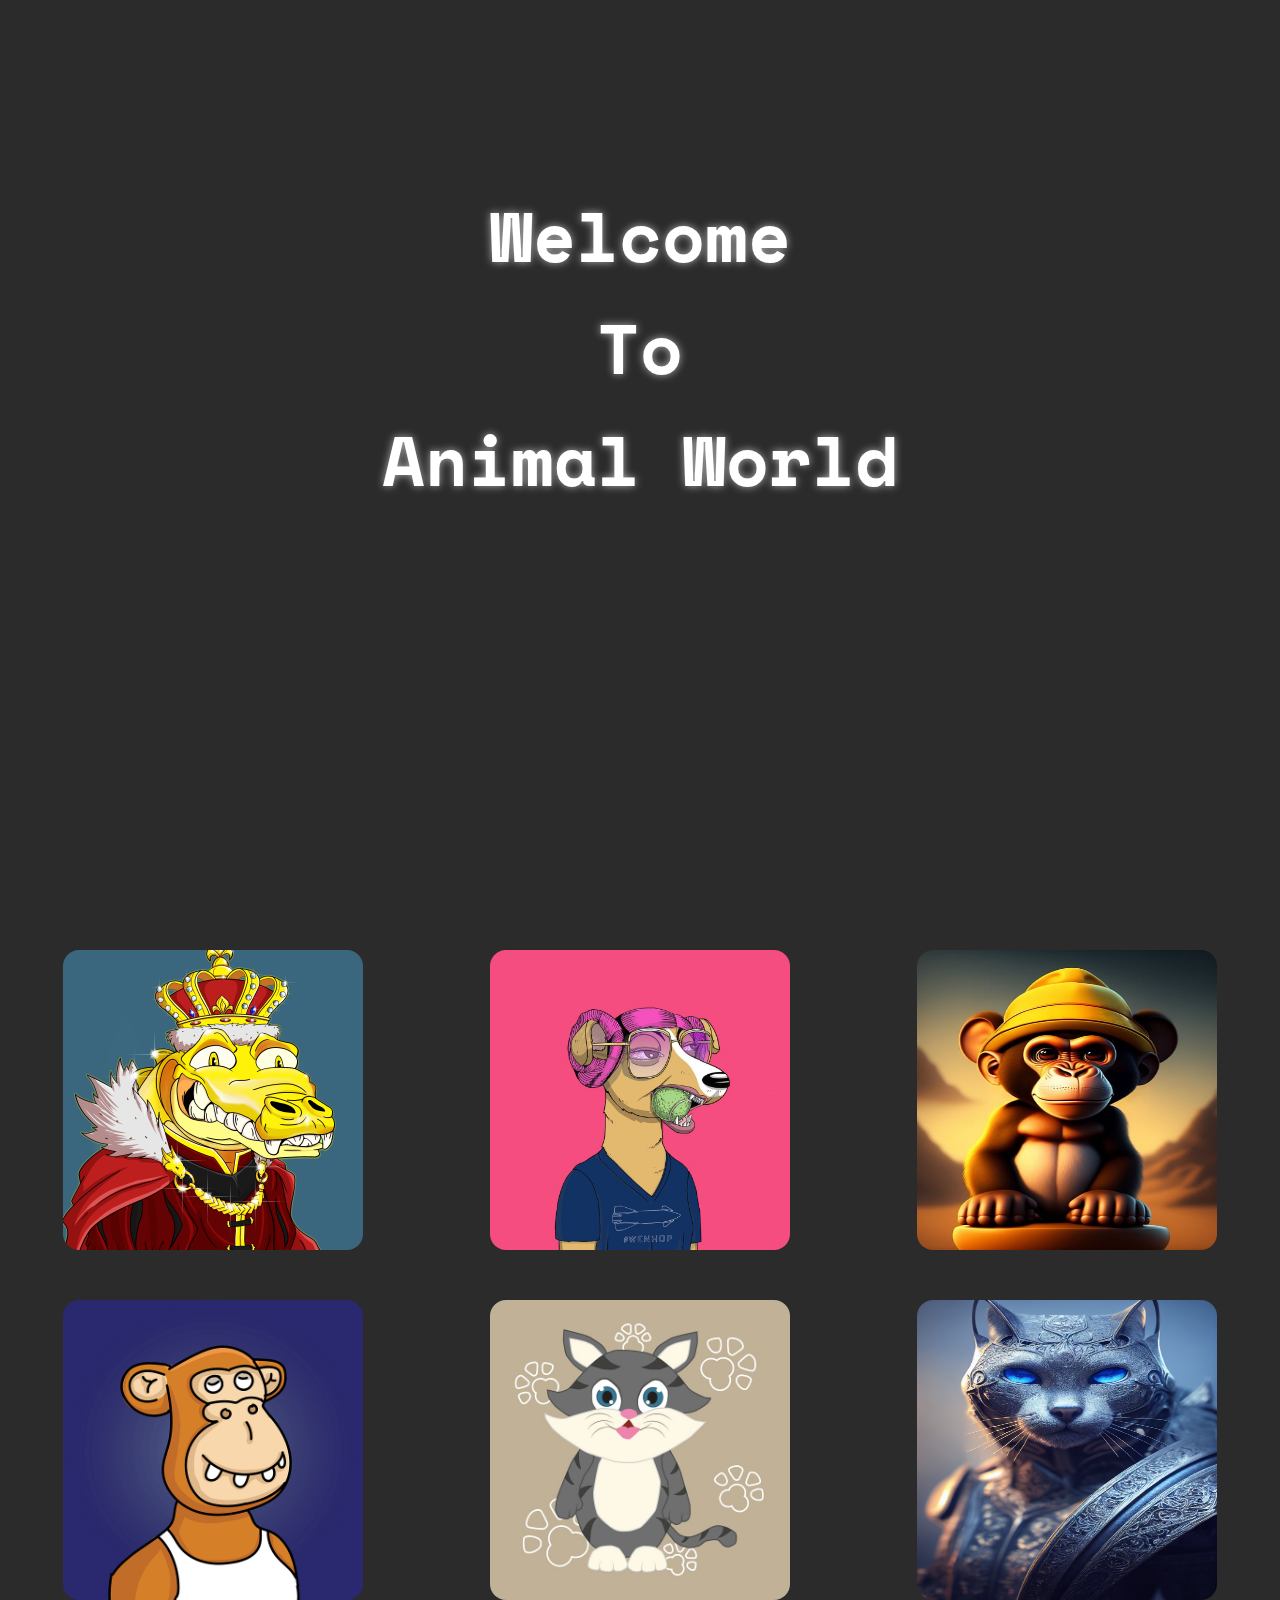
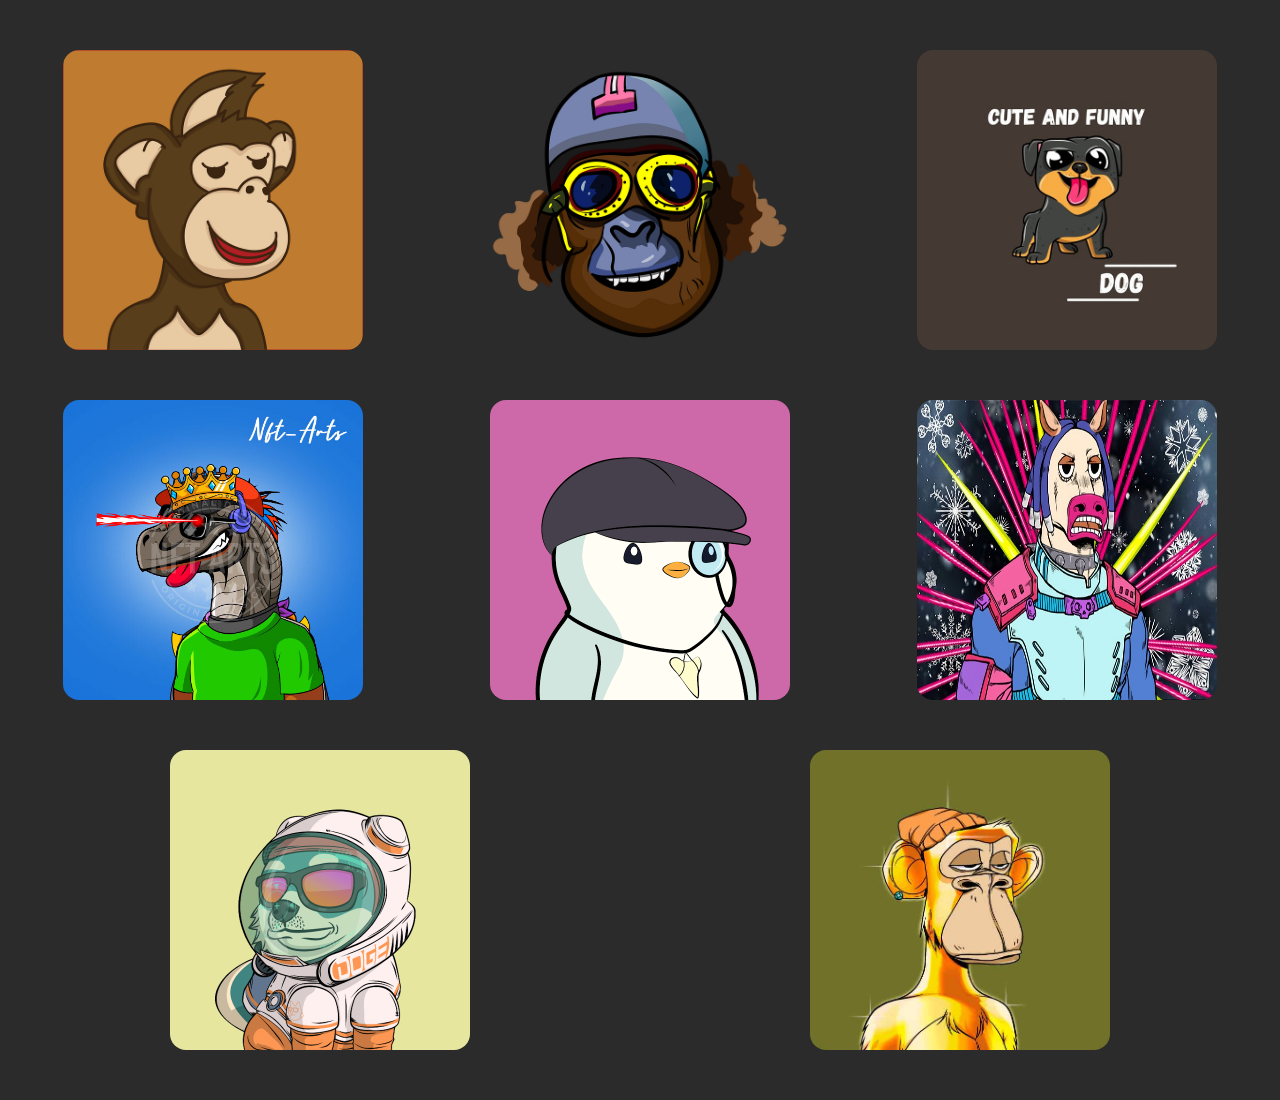
<file: tier.html>
<!DOCTYPE html>
<html lang="en">
<head>
    <meta charset="UTF-8">
    <meta name="viewport" content="width=device-width, initial-scale=1.0">
    <link rel="preconnect" href="https://fonts.googleapis.com">
    <link rel="preconnect" href="https://fonts.gstatic.com" crossorigin>
    <link href="https://fonts.googleapis.com/css2?family=Space+Mono&family=Work+Sans:wght@300&display=swap" rel="stylesheet">
    <title>Animals Pictures</title>
    <link rel="stylesheet" href="./style.scss">
    <link rel="stylesheet" href="./style.css">
    <link href="https://unpkg.com/aos@2.3.1/dist/aos.css" rel="stylesheet">
</head>
<body>
    <header class="world-header">
        <h1 class="world__title">Welcome <br> to <br> Animal World</h1>
    </header>
    <div class="images__all">
        <div class="images">
            <img src="./animals/1_King.png" alt="" class="images__anim">
            <img src="./animals/2-cosmicpaws.io_-4a76513b8df576b9bf288eaf31f9eccd-1024x1024.jpeg" alt="" class="images__anim">
            <img src="./animals/ai-generated-7888106_640.jpg" alt="" class="images__anim">
        </div>
    
        <div class="images">
            <img src="./animals/ape-7020995_640.png" alt="" class="images__anim">
            <img src="./animals/cat-7647146_640.jpg" alt="" class="images__anim">
            <img src="./animals/Im3gwsezMgv9bDCneAHjHtxqkRdaKVav5RfwrtMo.png" alt="" class="images__anim">
        </div>
    
        <div class="images">
            <img src="./animals/monkey-7012380_640.png" alt="" class="images__anim">
            <img src="./animals/monkey-7435887_640.png" alt="" class="images__anim">
            <img src="./animals/nft-7063883_640.jpg" alt="" class="images__anim">
        </div>
    
        <div class="images">
            <img src="./animals/nft-art-cyberdevelopmen-jona.jpg" alt="" class="images__anim">
            <img src="./animals/unnamed-1.png" alt="" class="images__anim">
            <img src="./animals/nft-7210748_640.jpg" alt="" class="images__anim">
        </div>
    
        <div class="images">
            <img src="./animals/unnamed-3.png" alt="" class="images__anim">
            <img src="./animals/Yuga-Labs-Bored-Ape-Yacht-Club-7940.jpeg" alt="" class="images__anim">
        </div>
    </div>



    <script>
        AOS.init();
    </script>
    <script src="https://unpkg.com/aos@2.3.1/dist/aos.js"></script>
</body>
</html>
</file>
<file: style.css>
@charset "UTF-8";
* {
  margin: 0;
  padding: 0;
  border: 0;
  outline: 0;
  text-decoration: none;
  box-sizing: border-box;
  list-style: none;
}

body {
  background: var(--Background, #2B2B2B);
}

/* -------------------HEADER TOP------------------------- */
.header {
  width: 100%;
  background: var(--Background, #2B2B2B);
  height: 100vh;
  position: relative;
  /* -------HEADER TOP MOBILE---------------- */
}
.header__body {
  padding-top: 10px;
  max-width: 1200px;
  margin: 0 auto;
  display: flex;
  flex-direction: row;
  justify-content: space-between;
  align-items: center;
}
.header__body-left {
  width: 250px;
  display: flex;
  flex-direction: row;
  justify-content: space-between;
  align-items: center;
}
.header__body-right {
  max-width: 550px;
  display: flex;
  flex-direction: row;
  justify-content: space-between;
  align-items: center;
  z-index: 1;
}
.header__body-right-navigate {
  padding-right: 30px;
  width: 380px;
  display: flex;
  flex-direction: row;
  justify-content: space-between;
  align-items: center;
}
.header__body-right-navigate-link {
  color: #FFF;
  text-align: center;
  font-family: Work Sans;
  font-size: 16px;
  font-style: normal;
  font-weight: 600;
  line-height: 140%; /* 22.4px */
  cursor: pointer;
}
.header__body-right-btn {
  width: 110px;
  height: 40px;
  display: flex;
  flex-direction: row;
  justify-content: space-around;
  align-items: center;
  border-radius: 20px;
  background: var(--Call-to-Action, #A259FF);
  color: #FFF;
  text-align: center;
  font-family: Work Sans;
  font-size: 16px;
  font-style: normal;
  font-weight: 600;
  line-height: 140%; /* 22.4px */
}
.header__mobile {
  position: relative;
  width: 50px;
  height: 50px;
  display: none;
  cursor: pointer;
}
.header__mobile-line {
  position: absolute;
  width: 100%;
  height: 4px;
  background-color: #FFF;
  top: 45%;
  transition: 0.3s;
}
.header__mobile-line::after {
  position: absolute;
  content: "";
  width: 100%;
  height: 4px;
  background-color: #FFF;
  top: 15px;
}
.header__mobile-line::before {
  position: absolute;
  content: "";
  width: 100%;
  height: 4px;
  background-color: #FFF;
  top: -15px;
}
.header__input[type=checkbox]:checked ~ .header__label .header__mobile .header__mobile-line {
  transform: rotate(45deg);
  background-color: #f42323;
}
.header__input[type=checkbox]:checked ~ .header__label .header__mobile .header__mobile-line::after {
  background-color: #f42323;
  opacity: 0;
}
.header__input[type=checkbox]:checked ~ .header__label .header__mobile .header__mobile-line::before {
  background-color: #f42323;
  transform: rotate(90deg) translateX(15px);
}
.header__input[type=checkbox]:checked ~ .header__body-right {
  position: absolute;
  width: 270px;
  height: 500px;
  right: 10%;
  border: 1px solid #000;
  top: 20px;
  background-color: #A259FF;
  border-radius: 20px;
  display: flex;
  flex-direction: column;
  align-items: center;
  margin-top: 25px;
}
.header .header__input {
  display: none;
}

/* --------------HEADER INFO BLOCK-------------------- */
.header__info-block {
  max-width: 1150px;
  margin: 70px auto;
  display: flex;
  flex-direction: row;
  justify-content: space-between;
  align-items: start;
  position: relative;
}

.header__info-block-left {
  max-width: 700px;
  display: flex;
  flex-direction: column;
  align-items: start;
  justify-content: space-between;
}

.header__info-block-left-title {
  max-width: 400px;
  color: var(--White, #FFF);
  font-family: Work Sans;
  font-size: 67px;
  font-style: normal;
  font-weight: 600;
  line-height: 110%; /* 73.7px */
  text-transform: capitalize;
}

.header__info-block-left-descr {
  max-width: 520px;
  color: var(--White, #FFF);
  font-family: Work Sans;
  font-size: 22px;
  font-style: normal;
  font-weight: 400;
  line-height: 160%; /* 35.2px */
  text-transform: capitalize;
  padding-top: 15px;
}

.header__info-block-left-ratings {
  width: 320px;
  display: flex;
  flex-direction: row;
  justify-content: space-between;
  align-items: center;
  padding-top: 25px;
}

.header__info-block-left-rating-item-number {
  color: var(--White, #FFF);
  font-family: Space Mono;
  font-size: 28px;
  font-style: normal;
  font-weight: 700;
  line-height: 140%; /* 39.2px */
  text-transform: capitalize;
}

.header__info-block-left-rating-item-name {
  color: var(--White, #FFF);
  font-family: Work Sans;
  font-size: 23.99px;
  font-style: normal;
  font-weight: 400;
  line-height: 160%; /* 38.384px */
  text-transform: capitalize;
}

.header__info-block-right {
  max-width: 500px;
  border-radius: 20px 20px;
  display: flex;
  flex-direction: column;
  align-items: start;
  background: var(--Background---Secondary, #3B3B3B);
}

.header__info-block-right-image {
  max-width: 500px;
  border-radius: 20px 20px 0px 0px;
}

.header__info-block-right-name {
  color: #FFF;
  font-family: Work Sans;
  font-size: 22px;
  font-style: normal;
  font-weight: 600;
  line-height: 140%; /* 30.8px */
  text-transform: capitalize;
  padding-top: 5px;
  padding-left: 5px;
}

.header__info-block-right-creator {
  width: 120px;
  display: flex;
  flex-direction: row;
  justify-content: space-around;
  align-items: center;
  padding-bottom: 20px;
}

.header__info-block-right-avatar-name {
  color: #FFF;
  font-family: Work Sans;
  font-size: 16px;
  font-style: normal;
  font-weight: 400;
  line-height: 140%; /* 22.4px */
}

.header__mob-info-block {
  display: none;
}

/* ---------button----------- */
.fullskrin__start {
  display: flex;
  flex-direction: column;
  justify-content: space-around;
  max-width: 500px;
  height: 600px;
  margin: 0 auto;
  z-index: 1;
  background: linear-gradient(#bc13f4, #ffffff);
  border-radius: 20px;
  padding: 60px 30px;
  margin: 0 auto;
  display: none;
  position: absolute;
}
.fullskrin__start__logo {
  color: #000;
  text-align: center;
  font-family: Space Mono;
  font-size: 40px;
  font-style: normal;
  font-weight: 900;
  line-height: 160%; /* 35.2px */
  text-transform: capitalize;
}
.fullskrin__start__title {
  color: #000;
  text-align: center;
  font-family: "Gill Sans", "Gill Sans MT", Calibri, "Trebuchet MS", sans-serif;
  font-size: 25px;
  font-style: normal;
  font-weight: 900;
  line-height: 160%; /* 35.2px */
  text-transform: capitalize;
}
.fullskrin__start__input {
  width: 300px;
  padding-left: 12px;
  height: 40px;
  border-radius: 20px;
  background-color: #2B2B2B;
  color: #FFF;
  font-family: cursive;
  font-size: 14px;
  margin-left: 12px;
}
.fullskrin__start__btn {
  background-color: #A259FF;
  padding: 15px 30px;
  border-radius: 13px;
  color: #FFF;
  font-size: 18px;
  font-family: system-ui, -apple-system, BlinkMacSystemFont, "Segoe UI", Roboto, Oxygen, Ubuntu, Cantarell, "Open Sans", "Helvetica Neue", sans-serif;
  font-weight: 500;
  margin: 0 auto;
  cursor: pointer;
}
.fullskrin__start__undertxt {
  text-align: center;
  font-size: 15px;
  font-family: "Courier New", Courier, monospace;
  font-weight: 600;
}
.fullskrin__start__login {
  text-decoration: underline;
}

.fullskrin__button-input[type=checkbox]:checked ~ .fullskrin__start {
  display: block;
  display: flex;
  flex-direction: column;
  justify-content: space-around;
  animation: form 0.7s cubic-bezier(0.175, 0.885, 0.32, 1.275);
  left: 25%;
}

.fullskrin__button-input[type=checkbox]:checked ~ .header__info-block-left-ratings {
  display: none;
}

.fullskrin__button-input {
  display: none;
}

.fullskrin__button-label {
  display: flex;
  align-items: center;
  justify-content: space-around;
  width: 180px;
  border-radius: 20px;
  background: var(--Call-to-Action, #A259FF);
  height: 50px;
  margin-top: 20px;
  cursor: pointer;
}

.fullskrin__button-label-btn {
  color: #FFF;
  text-align: center;
  font-family: Work Sans;
  font-size: 16px;
  font-style: normal;
  font-weight: 600;
  line-height: 140%; /* 22.4px */
  margin-top: 20px;
  background-color: rgba(255, 255, 255, 0);
  text-align: center;
  margin-bottom: 20px;
  cursor: pointer;
}

@keyframes form {
  0% {
    transform: translateY(900px);
  }
  100% {
    transform: translateY(0px);
  }
}
/* --------section 2------------------ */
.section-2 {
  display: flex;
  flex-direction: column;
  align-items: start;
  padding-bottom: 30px;
  overflow: hidden;
}
.section-2__txt {
  padding-left: 185px;
}
.section-2__txt-title {
  color: var(--White, #FFF);
  font-family: Work Sans;
  font-size: 38px;
  font-style: normal;
  font-weight: 600;
  line-height: 120%; /* 45.6px */
  text-transform: capitalize;
}
.section-2__txt-descr {
  color: var(--White, #FFF);
  font-family: Work Sans;
  font-size: 22px;
  font-style: normal;
  font-weight: 400;
  line-height: 160%; /* 35.2px */
  text-transform: capitalize;
}
.section-2__images {
  margin: 0 auto;
  width: 1150px;
  display: flex;
  flex-direction: row;
  justify-content: space-between;
  align-items: center;
  padding-top: 50px;
  overflow: hidden;
}
.section-2__images-block-small {
  display: flex;
  flex-direction: row;
  align-items: center;
  justify-content: space-between;
  padding-top: 10px;
}
.section-2__images-block-small-img {
  width: 100px;
  border-radius: 20px;
}
.section-2__images-block-small-more {
  padding: 32px 15px;
  border-radius: 20px;
  background: var(--Call-to-Action, #A259FF);
  color: #FFF;
  text-align: center;
  font-family: Space Mono;
  font-size: 22px;
  font-style: normal;
  font-weight: 700;
  line-height: 160%; /* 35.2px */
  text-transform: capitalize;
  transition: 0.3s;
}
.section-2__images-block-small-more:hover {
  transform: scale(1.1);
}
.section-2__images-block-name {
  color: #FFF;
  font-family: Work Sans;
  font-size: 22px;
  font-style: normal;
  font-weight: 600;
  line-height: 140%; /* 30.8px */
  text-transform: capitalize;
  padding-top: 10px;
}
.section-2__images-block-avatar {
  padding-top: 10px;
}

.button-767px {
  display: none;
}

/* ----------------------ANIMAL WORLD-------------------- */
.world-header {
  width: 100%;
  height: 100vh;
}

.world__title {
  text-shadow: 0px 0px 8px rgba(255, 255, 255, 0.6117647059);
  color: #fff;
  text-align: center;
  font-family: Space Mono;
  font-size: 70px;
  font-style: normal;
  font-weight: 900;
  line-height: 160%; /* 35.2px */
  text-transform: capitalize;
  padding-top: 180px;
  animation: title 2s cubic-bezier(0.455, 0.03, 0.515, 0.955) forwards;
}

@keyframes title {
  0% {
    opacity: 0;
    font-size: 10px;
  }
  100% {
    opacity: 1;
    font-size: 70px;
  }
}
.images {
  display: flex;
  flex-direction: row;
  justify-content: space-around;
  align-items: center;
  max-width: 1400px;
  margin: 50px auto;
}
.images__anim {
  width: 300px;
  border-radius: 16px;
  height: 300px;
}

.section-3__top-btn:hover .section-3__rocket-img {
  transform: rotateY(-360deg);
}

.section-3__rocket-img {
  transition: 0.3s;
}

.section-3__top-btn:hover {
  border: 2px solid var(--Call-to-Action, #000);
  height: 40px;
  width: 160px;
}

.section-3 {
  max-width: 1150px;
  margin: 0 auto;
  padding-top: 80px;
}
.section-3__top {
  display: flex;
  flex-direction: row;
  justify-content: space-between;
  align-items: end;
}
.section-3__top-txt-title {
  color: var(--White, #FFF);
  font-family: Work Sans;
  font-size: 38px;
  font-style: normal;
  font-weight: 600;
  line-height: 120%; /* 45.6px */
  text-transform: capitalize;
}
.section-3__top-txt-descr {
  color: var(--White, #FFF);
  font-family: Work Sans;
  font-size: 22px;
  font-style: normal;
  font-weight: 400;
  line-height: 160%; /* 35.2px */
  text-transform: capitalize;
}
.section-3__top-btn {
  display: flex;
  justify-content: space-around;
  align-items: center;
  border-radius: 20px;
  border: 2px solid var(--Call-to-Action, #A259FF);
  color: #FFF;
  height: 50px;
  width: 180px;
  text-align: center;
  font-family: Work Sans;
  font-size: 16px;
  font-style: normal;
  font-weight: 600;
  line-height: 140%; /* 22.4px */
  cursor: pointer;
  transition: 0.3s;
}
.section-3__blocks {
  padding-top: 63px;
  padding-bottom: 20px;
}
.section-3__line {
  padding-top: 17px;
  display: flex;
  flex-direction: row;
  justify-content: space-between;
  align-items: center;
}
.section-3__block-creator {
  width: 240px;
  height: 240px;
  background-color: #3B3B3B;
  border-radius: 20px;
  padding: 20px;
  display: flex;
  align-items: center;
  flex-direction: column;
  justify-content: space-between;
  position: relative;
  cursor: pointer;
  transition: 0.5s;
}
.section-3__block-creator:hover {
  transform: scale(1.1);
  filter: drop-shadow(0px 0px 10px rgba(241, 15, 15, 0.8666666667));
}
.section-3__block-creator:hover .section-3__creator-number {
  background-color: #f4ca23;
  color: #000;
}
.section-3__creator-number {
  position: absolute;
  width: 30px;
  height: 30px;
  background-color: rgb(43, 43, 43);
  border-radius: 50%;
  display: flex;
  align-items: center;
  justify-content: center;
  color: #858584;
  top: 18px;
  left: 18px;
  transition: 0.3s;
}
.section-3__creator-title {
  color: #FFF;
  font-family: "Work Sans", sans-serif;
  font-size: 22px;
  font-style: normal;
  font-weight: 600;
  line-height: 140%;
  text-transform: capitalize;
  text-align: center;
}
.section-3__creator-text {
  color: var(--caption-label-text, #858584);
  font-family: "Work Sans", sans-serif;
  font-size: 16px;
  font-style: normal;
  font-weight: 400;
  line-height: 140%;
}
.section-3__text-span {
  color: var(--Text, #FFF);
  font-family: "Space Mono", monospace;
  font-size: 16px;
  font-style: normal;
  font-weight: 400;
  line-height: 140%;
}

.mob-section-3__blocks {
  display: none;
}

.section-4 {
  display: flex;
  flex-direction: column;
  justify-content: space-between;
  align-items: start;
  max-width: 1150px;
  margin: 50px auto;
}
.section-4__title {
  color: var(--White, #FFF);
  font-family: Work Sans;
  font-size: 38px;
  font-style: normal;
  font-weight: 600;
  line-height: 120%; /* 45.6px */
  text-transform: capitalize;
}
.section-4__box {
  display: flex;
  flex-direction: row;
  justify-content: space-between;
  flex-wrap: wrap;
  margin: 0px auto;
}
.section-4__box-1-block {
  width: 250px;
  height: 300px;
  display: flex;
  flex-direction: column;
  justify-content: space-between;
  border-radius: 20px;
  background: #3B3B3B;
  cursor: pointer;
  transition: 0.3s;
  margin-top: 25px;
}
.section-4__box-1-block-images {
  width: 250px;
  height: 230px;
  position: relative;
}
.section-4__block-background {
  width: 250px;
  height: 230px;
  filter: blur(7.5px);
  position: absolute;
}
.section-4__box-1-block-icon {
  left: 30%;
  top: 30%;
  position: absolute;
}
.section-4__box-1-block-name {
  color: var(--White, #FFF);
  font-family: Work Sans;
  font-size: 22px;
  font-style: normal;
  font-weight: 600;
  line-height: 140%; /* 30.8px */
  text-transform: capitalize;
  padding-left: 25px;
  padding-bottom: 18px;
}

.section-4__box-1-block:hover {
  transform: scale(1.1);
}

.section-4__box-1-block:hover .section-4__block-background {
  filter: blur(0px);
}

.section-4__box-1-block:hover .section-4__box-1-block-icon {
  display: none;
}

/* SECTION 5--------------------------- */
.section-5 {
  margin: 0 auto;
  max-width: 1150px;
  /* --------------------------BOX--------------------------- */
}
.section-5__top {
  display: flex;
  flex-direction: row;
  justify-content: space-between;
  align-items: end;
}
.section-5__top-txt-title {
  color: var(--White, #FFF);
  font-family: Work Sans;
  font-size: 38px;
  font-style: normal;
  font-weight: 600;
  line-height: 120%; /* 45.6px */
  text-transform: capitalize;
}
.section-5__top-txt-descr {
  color: var(--White, #FFF);
  font-family: Work Sans;
  font-size: 22px;
  font-style: normal;
  font-weight: 400;
  line-height: 160%; /* 35.2px */
  text-transform: capitalize;
}
.section-5__top-btn {
  display: flex;
  height: 60px;
  width: 170px;
  padding: 0px 40px;
  justify-content: space-around;
  align-items: center;
  border-radius: 20px;
  border: 2px solid var(--Call-to-Action, #A259FF);
  color: #FFF;
  text-align: center;
  font-family: Work Sans;
  font-size: 16px;
  font-style: normal;
  font-weight: 600;
  line-height: 140%; /* 22.4px */
}
.section-5__box {
  display: flex;
  flex-direction: row;
  justify-content: space-between;
  align-items: center;
  padding: 60px 0;
}
.section-5__box-block {
  width: 330px;
  border-radius: 20px;
  background: #3B3B3B;
}
.section-5__box-info-creator {
  padding-top: 5px;
  padding-left: 40px;
  display: flex;
  flex-direction: row;
  align-items: center;
}
.section-5__box-info-title {
  padding-top: 15px;
  padding-left: 40px;
  color: var(--White, #FFF);
  font-family: Work Sans;
  font-size: 22px;
  font-style: normal;
  font-weight: 600;
  line-height: 140%; /* 30.8px */
  text-transform: capitalize;
}
.section-5__box-info-creator-nick {
  padding-left: 10px;
  color: var(--White, #FFF);
  font-family: Space Mono;
  font-size: 16px;
  font-style: normal;
  font-weight: 400;
  line-height: 140%; /* 22.4px */
}
.section-5__box-info-datas {
  padding-top: 20px;
  display: flex;
  flex-direction: row;
  justify-content: space-around;
  align-items: center;
}
.section-5__box-info-datas-prise-title {
  color: #858584;
  font-family: Space Mono;
  font-size: 12px;
  font-style: normal;
  font-weight: 400;
  line-height: 110%; /* 13.2px */
}
.section-5__box-info-datas-prise-descr {
  padding: 13px 0;
  color: var(--White, #FFF);
  text-align: right;
  font-family: Space Mono;
  font-size: 16px;
  font-style: normal;
  font-weight: 400;
  line-height: 140%; /* 22.4px */
}

.section-6 {
  width: 100%;
  background-image: url(./images/mushrooms-2798150_1920.jpg);
  background-size: cover;
  background-repeat: no-repeat;
  background-attachment: fixed;
  padding: 130px 0px;
}
.section-6__left {
  display: flex;
  flex-direction: column;
  justify-content: space-between;
  align-items: start;
  max-width: 750px;
  padding-left: 20px;
}
.section-6__avatar {
  width: 150px;
  border-radius: 50px;
  background: #3B3B3B;
  display: flex;
  align-items: center;
  padding: 10px 20px;
  justify-content: space-around;
}
.section-6__avatar-name {
  color: #FFF;
  font-family: Work Sans;
  font-size: 16px;
  font-style: normal;
  font-weight: 400;
  line-height: 140%; /* 22.4px */
}
.section-6__avatar-img {
  width: 20px;
}
.section-6__title {
  margin: 20px 0;
  color: #FFF;
  font-family: Work Sans;
  font-size: 51px;
  font-style: normal;
  font-weight: 600;
  line-height: 110%; /* 56.1px */
  text-transform: capitalize;
}
.section-6__btn {
  border-radius: 20px;
  background: var(--Text, #FFF);
  display: flex;
  height: 60px;
  padding: 10px 30px;
  justify-content: center;
  align-items: center;
  color: var(--Background, #2B2B2B);
  text-align: center;
  font-family: Work Sans;
  font-size: 16px;
  font-style: normal;
  font-weight: 600;
  line-height: 140%; /* 22.4px */
}
.section-6__right {
  margin-right: 20px;
  display: flex;
  width: 295px;
  padding: 30px;
  flex-direction: column;
  justify-content: flex-end;
  align-items: flex-start;
  border-radius: 20px;
  background: rgba(59, 59, 59, 0.5);
  -webkit-backdrop-filter: blur(5px);
          backdrop-filter: blur(5px);
  color: #FFF;
  font-family: cursive;
}
.section-6__info {
  gap: 30px;
  max-width: 1150px;
  margin: 0 auto;
  display: flex;
  flex-direction: row;
  justify-content: space-between;
  align-items: end;
}

.section-6-mob {
  width: 100%;
  background-image: url(./images/mushrooms-2798150_1920.jpg);
  background-size: cover;
  background-repeat: no-repeat;
  background-attachment: fixed;
  padding: 100px 0px;
  display: none;
}
.section-6-mob__info {
  max-width: 340px;
  margin: 0 auto;
  display: flex;
  flex-direction: column;
  justify-content: space-between;
  align-items: start;
  align-content: center;
}
.section-6-mob__title {
  margin: 20px 0px;
  color: #FFF;
  font-family: Work Sans;
  font-size: 51px;
  font-style: normal;
  font-weight: 600;
  line-height: 110%; /* 56.1px */
  text-transform: capitalize;
}
.section-6-mob__btn {
  border-radius: 20px;
  background: var(--Text, #FFF);
  display: flex;
  height: 60px;
  padding: 10px 30px;
  justify-content: center;
  align-items: center;
  color: var(--Background, #2B2B2B);
  text-align: center;
  font-family: Work Sans;
  font-size: 16px;
  font-style: normal;
  font-weight: 600;
  line-height: 140%; /* 22.4px */
  margin-top: 20px;
}

.section-7 {
  display: flex;
  flex-direction: column;
  justify-content: space-between;
  align-items: start;
  max-width: 1150px;
  margin: 0 auto;
  padding-top: 80px;
}
.section-7__box {
  padding: 45px 20px;
  gap: 48px;
  display: flex;
  flex-wrap: wrap;
  justify-content: space-between;
}
.section-7__top {
  display: flex;
  flex-direction: column;
  justify-content: space-around;
  align-items: start;
}
.section-7__title {
  color: var(--White, #FFF);
  font-family: Work Sans;
  font-size: 38px;
  font-style: normal;
  font-weight: 600;
  line-height: 120%; /* 45.6px */
  text-transform: capitalize;
}
.section-7__descr {
  color: var(--White, #FFF);
  font-family: Work Sans;
  font-size: 22px;
  font-style: normal;
  font-weight: 400;
  line-height: 160%; /* 35.2px */
  text-transform: capitalize;
}
.section-7__card {
  display: flex;
  width: 330px;
  padding: 10px 30px 30px 30px;
  flex-direction: column;
  align-items: center;
  gap: 20px;
  border-radius: 20px;
  background: var(--Background---Secondary, #3B3B3B);
}
.section-7__card-icon {
  width: 250px;
}
.section-7__card-title {
  color: #FFF;
  text-align: center;
  font-family: Work Sans;
  font-size: 22px;
  font-style: normal;
  font-weight: 600;
  line-height: 140%; /* 30.8px */
  text-transform: capitalize;
}
.section-7__card-descr {
  color: var(--White, #FFF);
  text-align: center;
  font-family: Work Sans;
  font-size: 16px;
  font-style: normal;
  font-weight: 400;
  line-height: 140%; /* 22.4px */
}

.section-8 {
  width: 100%;
}
.section-8__form {
  margin: 0 auto;
  display: flex;
  flex-direction: row;
  justify-content: space-between;
  align-items: center;
  max-width: 1050px;
  padding: 60px;
  border-radius: 20px;
  background: #3B3B3B;
}
.section-8__right {
  display: flex;
  flex-direction: column;
  justify-content: space-between;
  align-items: start;
  max-width: 425px;
}
.section-8__right-title {
  color: var(--White, #FFF);
  font-family: Work Sans;
  font-size: 38px;
  font-style: normal;
  font-weight: 600;
  line-height: 120%; /* 45.6px */
  text-transform: capitalize;
}
.section-8__right-descr {
  color: var(--White, #FFF);
  font-family: Work Sans;
  font-size: 22px;
  font-style: normal;
  font-weight: 400;
  line-height: 160%; /* 35.2px */
  text-transform: capitalize;
  padding: 15px 0 30px 0;
}
.section-8__right-input {
  display: flex;
  height: 60px;
  padding: 16px 20px 16px 20px;
  align-items: center;
  gap: 12px;
  border-radius: 20px;
  background: var(--Text, #FFF);
  color: var(--Background, #2B2B2B);
  font-family: Work Sans;
  font-size: 16px;
  font-style: normal;
  font-weight: 400;
  line-height: 140%; /* 22.4px */
}
.section-8__btn-input {
  display: flex;
  flex-direction: row;
  justify-content: space-between;
  align-items: center;
  gap: 5px;
}
.section-8__btn {
  display: flex;
  height: 50px;
  padding: 0px 30px;
  align-items: center;
  gap: 12px;
  border-radius: 15px;
  background: var(--Call-to-Action, #A259FF);
  color: #FFF;
  text-align: center;
  font-family: Work Sans;
  font-size: 16px;
  font-style: normal;
  font-weight: 600;
  line-height: 140%; /* 22.4px */
}

/* Стилі для великих екранів (дисплей максимум 1199рх) */
@media (max-width: 1199px) {
  .section-2 {
    display: flex;
    flex-direction: column;
    justify-content: space-between;
    align-items: center;
  }
  .section-2__txt {
    padding-left: 40px;
    text-align: center;
  }
  .section-2__images {
    display: flex;
    flex-direction: row;
    justify-content: space-between;
    align-items: center;
    max-width: 800px;
  }
  .section-2__images-block:nth-child(3) {
    display: none;
  }
  .header__body {
    padding: 7px 20px;
  }
  .header__info-block {
    padding: 0px 20px;
  }
  .section-3 {
    padding-left: 13px;
    padding-right: 13px;
  }
  .section-4 {
    padding: 0 20px;
  }
  .section-4__title {
    padding-left: 20px;
  }
  .section-4__box-1-block {
    width: 250px;
  }
  .section-5 {
    padding: 0 20px;
  }
  .section-5__box-block {
    width: 315px;
  }
  .section-5__box-block-img {
    width: 315px;
  }
  .section-8 {
    padding: 20px;
  }
  .section-8__form {
    gap: 10px;
  }
}
/* Стилі для середніх екранів (дисплей максимум 991рх) */
@media (max-width: 996px) {
  .header__info-block {
    padding: 0 10px;
  }
  .header__info-block-right {
    max-width: 400px;
  }
  .header__info-block-right-image {
    max-width: 400px;
  }
  .header__info-block-left-title {
    max-width: 300px;
    color: var(--White, #FFF);
    font-family: Work Sans;
    font-size: 50px;
    font-style: normal;
    font-weight: 600;
    line-height: 110%; /* 73.7px */
    text-transform: capitalize;
  }
  .header__info-block-left-descr {
    max-width: 450px;
    color: var(--White, #FFF);
    font-family: Work Sans;
    font-size: 20px;
    font-style: normal;
    font-weight: 400;
    line-height: 160%; /* 35.2px */
    text-transform: capitalize;
    padding-top: 10px;
  }
  .header__info-block-left-btn {
    display: flex;
    align-items: center;
    justify-content: space-around;
    width: 140px;
    border-radius: 20px;
    background: var(--Call-to-Action, #A259FF);
    height: 40px;
    color: #FFF;
    text-align: center;
    font-family: Work Sans;
    font-size: 14px;
    font-style: normal;
    font-weight: 600;
    line-height: 140%; /* 22.4px */
    margin-top: 15px;
  }
  .header__info-block-left-ratings {
    width: 280px;
  }
  .header__info-block-left-rating-item-number {
    color: var(--White, #FFF);
    font-family: Space Mono;
    font-size: 24px;
    font-style: normal;
    font-weight: 600;
    line-height: 140%; /* 39.2px */
    text-transform: capitalize;
  }
  .header__info-block-left-rating-item-name {
    color: var(--White, #FFF);
    font-family: Work Sans;
    font-size: 20px;
    font-style: normal;
    font-weight: 400;
    line-height: 160%; /* 38.384px */
    text-transform: capitalize;
  }
  .section-2__images {
    display: flex;
    justify-content: space-between;
    flex-direction: row;
    align-items: center;
    max-width: 700px;
  }
  .images__anim {
    width: 200px;
    height: 200px;
  }
  .section-3 {
    max-width: 900px;
  }
  .section-3__blocks {
    display: none;
  }
  .mob-section-3__blocks {
    display: block;
    display: flex;
    flex-direction: row;
    justify-content: space-between;
  }
  .section-3__line {
    display: flex;
    flex-direction: column;
    justify-content: space-between;
  }
  .section-3__creator-img {
    width: 80px;
  }
  .section-3__creator-title {
    color: #FFF;
    font-family: Work Sans;
    font-size: 22px;
    font-style: normal;
    font-weight: 600;
    line-height: 140%; /* 30.8px */
    text-transform: capitalize;
  }
  .section-3__creator-text {
    color: var(--caption-label-text, #858584);
    font-family: Work Sans;
    font-size: 16px;
    font-style: normal;
    font-weight: 400;
    line-height: 140%; /* 22.4px */
  }
  .section-3__text-span {
    color: var(--Text, #FFF);
    font-family: Space Mono;
    font-size: 16px;
    font-style: normal;
    font-weight: 400;
    line-height: 140%; /* 22.4px */
  }
  .section-3__block-creator {
    display: flex;
    flex-direction: row;
    justify-content: space-around;
    align-items: center;
    width: 350px;
    height: 100px;
    margin-top: 10px;
  }
  .section-3__creator-info {
    display: flex;
    flex-direction: column;
    justify-content: space-around;
    align-items: start;
  }
  .section-5__box-block {
    width: 300px;
  }
  .section-5__box-block-img {
    width: 300px;
  }
  .section-8__btn-input {
    display: flex;
    flex-direction: column;
    justify-content: space-between;
  }
  .section-8__form {
    display: flex;
    max-width: 690px;
    padding: 40px 30px;
    justify-content: center;
    align-items: center;
    gap: 30px;
  }
  .section-8__right {
    display: flex;
    flex-direction: column;
    justify-content: space-between;
    align-items: start;
  }
  .section-8__right-title {
    color: var(--White, #FFF);
    font-family: Work Sans;
    font-size: 28px;
    font-style: normal;
    font-weight: 600;
    line-height: 140%; /* 39.2px */
    text-transform: capitalize;
  }
  .section-8__right-descr {
    color: var(--White, #FFF);
    font-family: Work Sans;
    font-size: 16px;
    font-style: normal;
    font-weight: 400;
    line-height: 140%; /* 22.4px */
  }
  .section-8__img {
    max-width: 340px;
  }
}
@media (max-width: 955px) {
  .section-5__box-block {
    width: 240px;
  }
  .section-5__box-block-img {
    width: 240px;
  }
}
/* Стилі для малих екранів (дисплей максимум 767рх) */
@media (max-width: 777px) {
  .header__body {
    display: flex;
    flex-direction: column;
  }
  .header__info-block-right {
    width: 300px;
  }
  .header__info-block-right-image {
    width: 300px;
  }
  .header__info-block-left-title {
    max-width: 240px;
    color: var(--White, #FFF);
    font-family: Work Sans;
    font-size: 45px;
    font-style: normal;
    font-weight: 600;
    line-height: 110%; /* 73.7px */
    text-transform: capitalize;
  }
  .header__info-block-left-descr {
    max-width: 400px;
    color: var(--White, #FFF);
    font-family: Work Sans;
    font-size: 18px;
    font-style: normal;
    font-weight: 400;
    line-height: 160%; /* 35.2px */
    text-transform: capitalize;
    padding-top: 7px;
  }
  .header__info-block-left-btn {
    display: flex;
    align-items: center;
    justify-content: space-around;
    width: 120px;
    border-radius: 20px;
    background: var(--Call-to-Action, #A259FF);
    height: 35px;
    color: #FFF;
    text-align: center;
    font-family: Work Sans;
    font-size: 12px;
    font-style: normal;
    font-weight: 600;
    line-height: 140%; /* 22.4px */
    margin-top: 10px;
  }
  .fullskrin__start {
    max-width: 450px;
    transform: translateY(-40px);
    margin-left: -60px;
  }
  .header__info-block-left-ratings {
    width: 260px;
  }
  .header__info-block-left-rating-item-number {
    color: var(--White, #FFF);
    font-family: Space Mono;
    font-size: 20px;
    font-style: normal;
    font-weight: 600;
    line-height: 140%; /* 39.2px */
    text-transform: capitalize;
  }
  .header__info-block-left-rating-item-name {
    color: var(--White, #FFF);
    font-family: Work Sans;
    font-size: 18px;
    font-style: normal;
    font-weight: 400;
    line-height: 160%; /* 38.384px */
    text-transform: capitalize;
  }
  .fullskrin__button-input[type=checkbox]:checked ~ .fullskrin__start {
    max-width: 400px;
    left: 43%;
  }
  .section-2__images {
    width: 350px;
    display: flex;
    flex-direction: column;
    justify-content: space-between;
    align-items: center;
    overflow: hidden;
  }
  .section-2__images-block:nth-child(2) {
    display: none;
  }
  .section-2__images-block {
    margin: 0 auto;
    padding-top: 10px;
  }
  .section-2__images-block-3 {
    display: none;
  }
  /* BUTTON */
  .button-767px {
    display: block;
  }
  .button-767px__input {
    display: none;
  }
  .footer-button {
    margin-top: 7px;
    cursor: pointer;
    padding: 8px 90px;
    border-radius: 20px;
    background-color: #A259FF;
    color: var(--White, #FFF);
    font-family: Space Mono;
    font-size: 20px;
    font-style: normal;
    font-weight: 600;
    line-height: 140%; /* 39.2px */
    text-transform: capitalize;
    text-align: center;
  }
  .cards-767px {
    display: none;
    transition: 0.7s;
  }
  .button-767px__input[type=checkbox]:checked ~ .cards-767px {
    display: block;
    transform: translateY(10px);
    padding-bottom: 20px;
  }
  .section-3 {
    padding-bottom: 20px;
  }
  .section-3__block-creator {
    width: 310px;
  }
  .mob-section-3__blocks {
    display: flex;
    flex-direction: column;
    justify-content: space-around;
    align-items: center;
  }
  .section-3__top-txt-title {
    color: var(--White, #FFF);
    font-family: Work Sans;
    font-size: 28px;
    font-style: normal;
    font-weight: 600;
    line-height: 140%; /* 39.2px */
    text-transform: capitalize;
  }
  .section-3__top-txt-descr {
    color: var(--White, #FFF);
    font-family: Work Sans;
    font-size: 16px;
    font-style: normal;
    font-weight: 400;
    line-height: 140%; /* 22.4px */
  }
  .section-5__box {
    display: flex;
    flex-direction: column;
    justify-content: space-between;
    align-items: center;
    gap: 10px;
  }
  .section-5__box-block {
    width: 350px;
  }
  .section-5__box-block-img {
    width: 350px;
  }
  .section-7__top {
    margin: 0 auto;
  }
  .section-7__box {
    max-width: 400px;
    margin: 0 auto;
  }
}
@media (max-width: 680px) {
  .header__body-right-btn {
    height: 30px;
  }
  .header__info-block-left-title {
    max-width: 370px;
    color: var(--White, #FFF);
    font-family: Work Sans;
    font-size: 28px;
    font-style: normal;
    font-weight: 600;
    line-height: 140%; /* 39.2px */
    text-transform: capitalize;
  }
  .header__info-block-left-descr {
    max-width: 320px;
    color: var(--White, #FFF);
    font-family: Work Sans;
    font-size: 16px;
    font-style: normal;
    font-weight: 400;
    line-height: 140%; /* 22.4px */
    padding-top: 2px;
  }
  .header__mob-info-block-right {
    border-radius: 20px 20px;
    background: var(--Background---Secondary, #3B3B3B);
    margin-top: 10px;
  }
  .header__info-block-right-image {
    width: 290px;
    height: 205px;
  }
  .images__anim:nth-child(3) {
    display: none;
  }
  .section-5__top-txt-title {
    color: var(--White, #FFF);
    font-family: Work Sans;
    font-size: 28px;
    font-style: normal;
    font-weight: 600;
    line-height: 140%; /* 39.2px */
    text-transform: capitalize;
  }
  .section-5__top-txt-descr {
    color: var(--White, #FFF);
    font-family: Work Sans;
    font-size: 16px;
    font-style: normal;
    font-weight: 400;
    line-height: 140%; /* 22.4px */
  }
  .section-5__top-btn {
    color: #FFF;
    text-align: center;
    font-family: Work Sans;
    font-size: 16px;
    font-style: normal;
    font-weight: 600;
    line-height: 140%; /* 22.4px */
  }
  .section-8__form {
    display: flex;
    flex-direction: column;
    justify-content: space-around;
    align-items: center;
  }
  .section-8__right {
    display: flex;
    flex-direction: column;
    justify-content: space-between;
    align-items: center;
  }
}
@media (max-width: 621px) {
  .section-5__box-block {
    margin: 0 auto;
    width: 320px;
  }
  .section-5__box-block-img {
    width: 320px;
  }
}
/* Стилі для дуже малих екранів (дисплей максимум 575рх) */
@media (max-width: 577px) {
  .header__mobile {
    display: block;
  }
  .header__body {
    display: flex;
    flex-direction: row;
    align-items: center;
    padding: 5px 20px;
  }
  .header__body-right {
    display: none;
  }
  .header__body-right-navigate {
    display: flex;
    flex-direction: column;
    align-items: center;
    justify-content: space-between;
    width: 130px;
    padding-top: 50px;
    padding-left: 30px;
  }
  .header__body-right-navigate-link {
    transition: 0.3s;
    font-size: 25px;
    font-weight: 600;
    font-family: cursive;
  }
  .header__body-right-navigate-link:hover {
    color: #2B2B2B;
  }
  .header__body-right-navigate-link:nth-child(2) {
    padding-top: 30px;
  }
  .header__body-right-navigate-link:nth-child(3) {
    padding-top: 30px;
  }
  .header__body-right-btn {
    background-color: #000;
    cursor: pointer;
    border: 3px solid #fff;
    margin-bottom: 20px;
    transition: 0.3s;
    width: 150px;
    height: 60px;
    padding: 10px 30px;
  }
  .header__body-right-btn:hover {
    background-color: rgba(248, 10, 10, 0.6823529412);
    color: #000;
  }
  .header__info-block-left {
    display: none;
  }
  .header__info-block-right {
    display: none;
  }
  .header__mob-info-block {
    display: block;
    display: flex;
    flex-direction: column;
    align-items: center;
    justify-content: space-between;
    max-width: 400px;
    margin: 0 auto;
    transform: translateY(-100px);
  }
  .header__info-block-left-descr {
    text-align: center;
    margin: 0 auto;
  }
  .header__info-block-left-title {
    text-align: center;
    padding-bottom: 10px;
  }
  .header__info-block-left-btn {
    display: flex;
    flex-direction: row;
    align-items: center;
    justify-content: center;
    width: 270px;
    border-radius: 20px;
    background: var(--Call-to-Action, #A259FF);
    color: #FFF;
    text-align: center;
    font-family: Work Sans;
    font-size: 16px;
    font-style: normal;
    font-weight: 600;
    line-height: 140%; /* 22.4px */
    margin-top: 10px;
  }
  .header__info-block-left-ratings {
    padding-top: 0px;
    margin-top: 17px;
    width: 330px;
  }
  .header__info-block-left-rating-item-number {
    color: var(--White, #FFF);
    font-family: Space Mono;
    font-size: 22px;
    font-style: normal;
    font-weight: 700;
    line-height: 160%; /* 35.2px */
    text-transform: capitalize;
  }
  .header__info-block-left-rating-item-name {
    color: var(--White, #FFF);
    font-family: Work Sans;
    font-size: 16px;
    font-style: normal;
    font-weight: 400;
    line-height: 140%; /* 22.4px */
  }
  .header__mob-info-block-right {
    border-radius: 20px 20px;
    width: 270px;
    background: var(--Background---Secondary, #3B3B3B);
    margin-top: 10px;
  }
  .header__info-block-right-image {
    width: 270px;
  }
  .header__info-block-right-name {
    color: #FFF;
    font-family: Work Sans;
    font-size: 22px;
    font-style: normal;
    font-weight: 600;
    line-height: 140%; /* 30.8px */
    text-transform: capitalize;
  }
  .header__info-block-right-avatar-name {
    color: #FFF;
    font-family: Work Sans;
    font-size: 16px;
    font-style: normal;
    font-weight: 400;
    line-height: 140%; /* 22.4px */
  }
  .fullskrin__button-input[type=checkbox]:checked ~ .fullskrin__button-label {
    transform: translateY(70px);
  }
  .fullskrin__button-input[type=checkbox]:checked ~ .fullskrin__start {
    display: block;
    display: flex;
    flex-direction: column;
    justify-content: space-around;
    animation: form 0.7s cubic-bezier(0.175, 0.885, 0.32, 1.275);
    width: 400px;
    left: 17%;
  }
  .fullskrin__button-input[type=checkbox]:checked ~ .header__info-block-left-ratings {
    display: none;
  }
  .fullskrin__button-input {
    display: none;
  }
  .fullskrin__button-label {
    display: flex;
    align-items: center;
    justify-content: space-around;
    width: 180px;
    border-radius: 20px;
    background: var(--Call-to-Action, #A259FF);
    height: 50px;
    margin-top: 20px;
    cursor: pointer;
  }
  .fullskrin__button-label-btn {
    color: #FFF;
    text-align: center;
    font-family: Work Sans;
    font-size: 16px;
    font-style: normal;
    font-weight: 600;
    line-height: 140%; /* 22.4px */
    margin-top: 20px;
    background-color: rgba(255, 255, 255, 0);
    text-align: center;
    margin-bottom: 20px;
    cursor: pointer;
  }
  .section-2__txt-title {
    color: var(--White, #FFF);
    font-family: Work Sans;
    font-size: 30px;
    font-style: normal;
    font-weight: 600;
    line-height: 120%; /* 45.6px */
    text-transform: capitalize;
  }
  .section-2__txt-descr {
    font-family: Work Sans;
    font-size: 18px;
    font-style: normal;
    font-weight: 400;
    line-height: 160%; /* 35.2px */
    text-transform: capitalize;
  }
  .section-3__top-btn {
    display: none;
  }
  .section-4__box-1-block {
    position: relative;
    width: 200px;
  }
  .section-4__block-background {
    width: 200px;
  }
  .section-4__box-1-block-images {
    width: 200px;
  }
  .section-4__box-1-block-icon {
    position: absolute;
    left: 23%;
    top: 32%;
  }
  .section-6 {
    display: none;
  }
  .section-6-mob {
    display: block;
  }
}
@media (max-width: 490px) {
  .images__anim {
    width: 150px;
    height: 150px;
  }
  .fullskrin__button-input[type=checkbox]:checked ~ .fullskrin__start {
    width: 340px;
    left: 23%;
  }
  .fullskrin__start__input {
    margin-left: -23px;
  }
  .section-4__box-1-block-icon {
    top: 22%;
    width: 80px;
  }
  .section-4__box-1-block {
    width: 150px;
    height: 170px;
  }
  .section-4__block-background {
    width: 150px;
    height: 130px;
  }
  .section-4__box-1-block-images {
    height: 130px;
    width: 150px;
  }
  .section-4__box-1-block-name {
    color: var(--White, #FFF);
    font-family: Work Sans;
    font-size: 16px;
    font-style: normal;
    font-weight: 600;
    line-height: 140%; /* 30.8px */
    text-transform: capitalize;
    padding-left: 5px;
    padding-bottom: 17px;
  }
  .section-5__top-txt-title {
    color: var(--White, #FFF);
    font-family: Work Sans;
    font-size: 23px;
    font-style: normal;
    font-weight: 600;
    line-height: 140%; /* 39.2px */
    text-transform: capitalize;
  }
  .section-5__top-txt-descr {
    color: var(--White, #FFF);
    font-family: Work Sans;
    font-size: 16px;
    font-style: normal;
    font-weight: 400;
    line-height: 140%; /* 22.4px */
  }
  .section-5__top-btn {
    padding: 0 30px;
    height: 40px;
    width: 150px;
    color: #FFF;
    text-align: center;
    font-family: Work Sans;
    font-size: 16px;
    font-style: normal;
    font-weight: 600;
    line-height: 140%; /* 22.4px */
  }
}
@media (max-width: 410px) {
  .section-7__top {
    padding-left: 20px;
  }
  .section-7__box {
    padding: 0px;
    padding-left: 7px;
    max-width: 320px;
  }
  .section-8__form {
    background: var(--Background, #2B2B2B);
  }
}
@media (max-width: 385px) {
  .header__body-left {
    width: 200px;
  }
  .header__mob-info-block-right {
    width: 270px;
  }
  .header__info-block-right-image {
    width: 270px;
  }
  .header__info-block-left-btn {
    margin-top: 20px;
  }
  .header__info-block-left-ratings {
    margin-top: 15px;
    width: 300px;
  }
  .fullskrin__button-input[type=checkbox]:checked ~ .fullskrin__start {
    width: 320px;
    left: 20%;
  }
  .fullskrin__start__input {
    margin-left: -23px;
    width: 250px;
    margin: 0 auto;
  }
  .fullskrin__start__btn {
    padding: 10px 20px;
  }
  .section-2__txt {
    margin: 0 auto;
    width: 340px;
    transform: translateX(-10px);
  }
  .section-2__txt-descr {
    transform: translateX(-20px);
  }
  .section-2__txt-title {
    transform: translateX(-10px);
  }
  .section-2__images-block-main-img {
    width: 320px;
  }
  .section-2__images-block-small {
    padding: 3px 10px;
  }
  .section-2__images-block-small-img {
    width: 90px;
  }
  .section-2__images-block-small-more {
    padding: 27px 10px;
  }
  .section-4 {
    padding: 0 10px;
  }
  .section-5__top-btn {
    font-size: 14px;
    font-weight: 600;
  }
  .section-5__box-block-img {
    width: 310px;
  }
  .section-5__box-block {
    width: 310px;
    transform: translateX(-10px);
  }
  .section-7__card {
    margin: 0 auto;
  }
  .section-8__img {
    max-width: 300px;
  }
}
@media (max-width: 352px) {
  .section-2 {
    transform: translateX(-7px);
  }
  .section-3__block-creator:hover {
    transform: scale(1.05);
  }
  .section-5__box-block {
    transform: translateX(-13px);
  }
  .section-5__top-btn {
    margin-left: 5px;
    padding: 0 25px;
  }
  .section-6__left {
    width: 190px;
  }
  .section-6__title {
    color: #FFF;
    font-family: Work Sans;
    font-size: 38px;
    font-style: normal;
    font-weight: 600;
    line-height: 120%; /* 45.6px */
    text-transform: capitalize;
  }
  .section-6__right {
    max-width: 190px;
  }
  .section-7__card {
    max-width: 250px;
  }
  .section-8__img {
    width: 250px;
  }
}
@media (max-width: 332px) {
  .section-5__box-block {
    max-width: 270px;
  }
  .section-5__box-block-img {
    max-width: 270px;
  }
}/*# sourceMappingURL=style.css.map */
</file>
